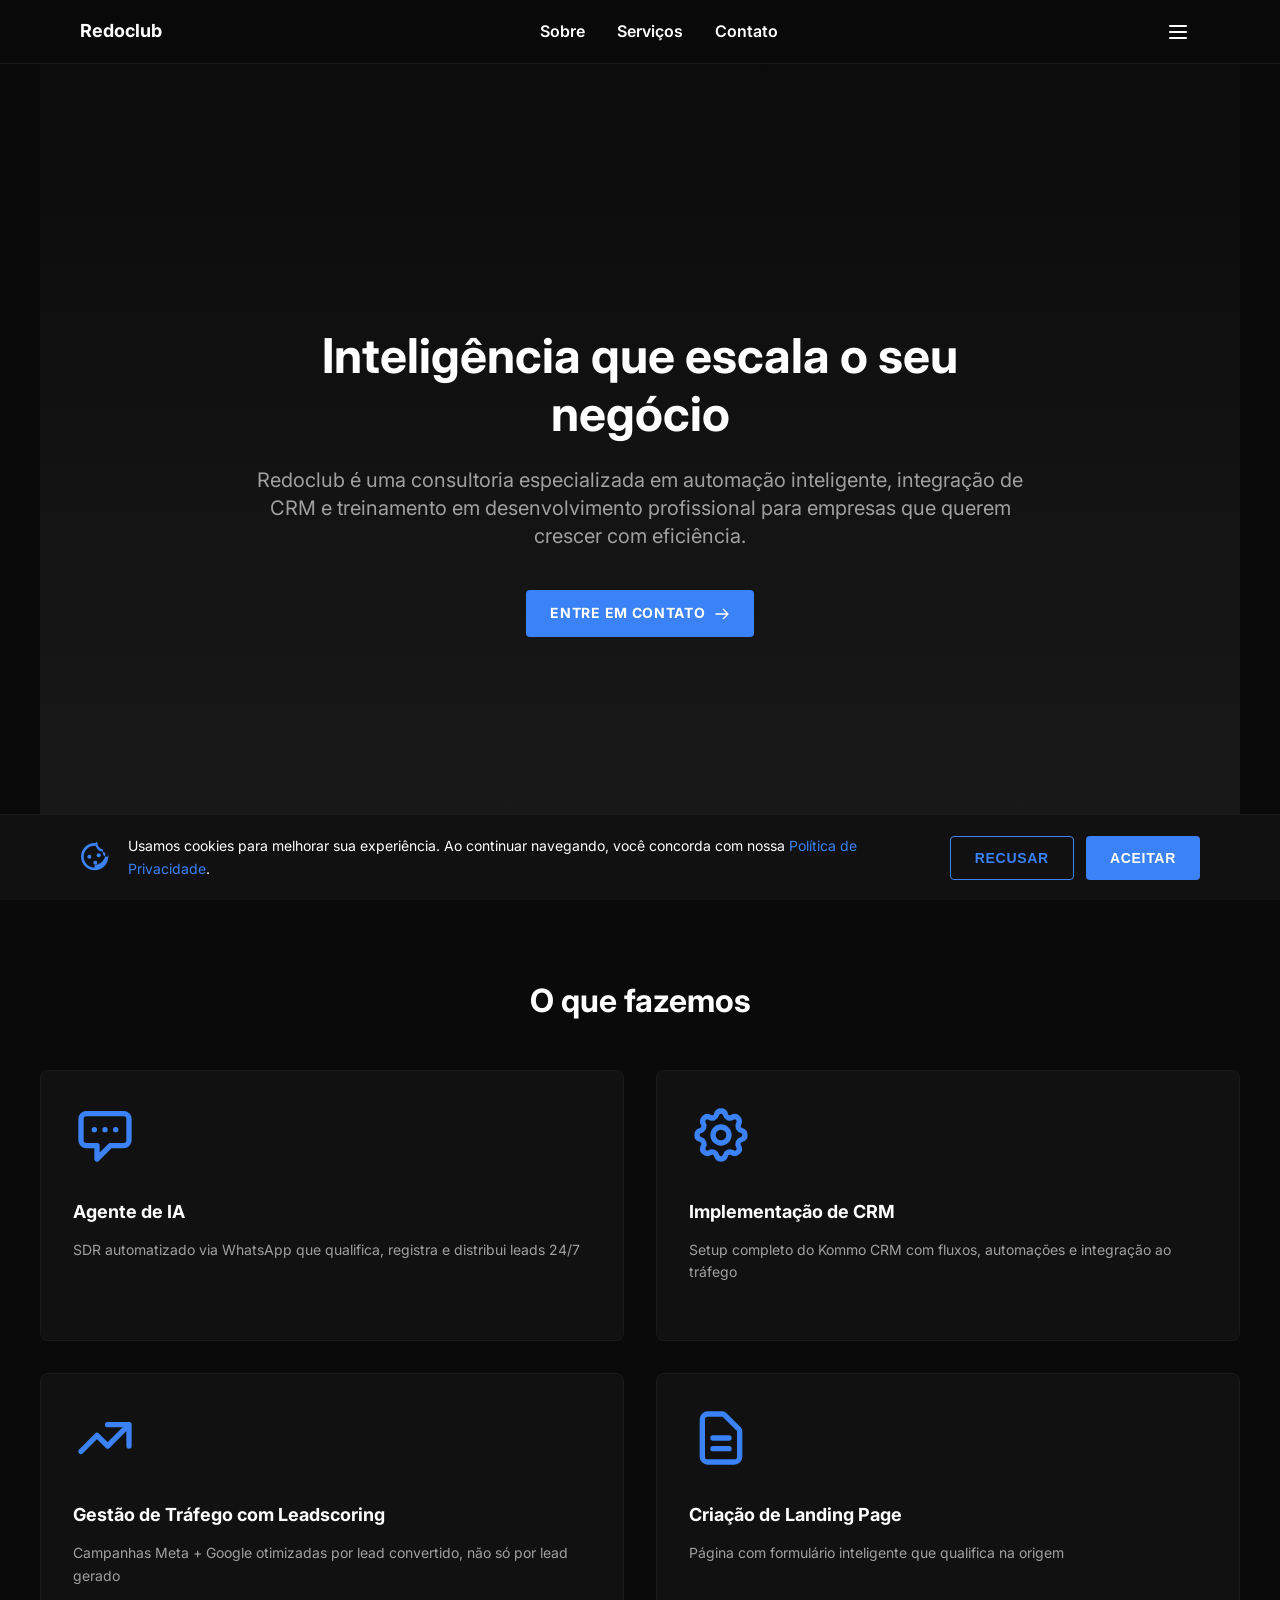
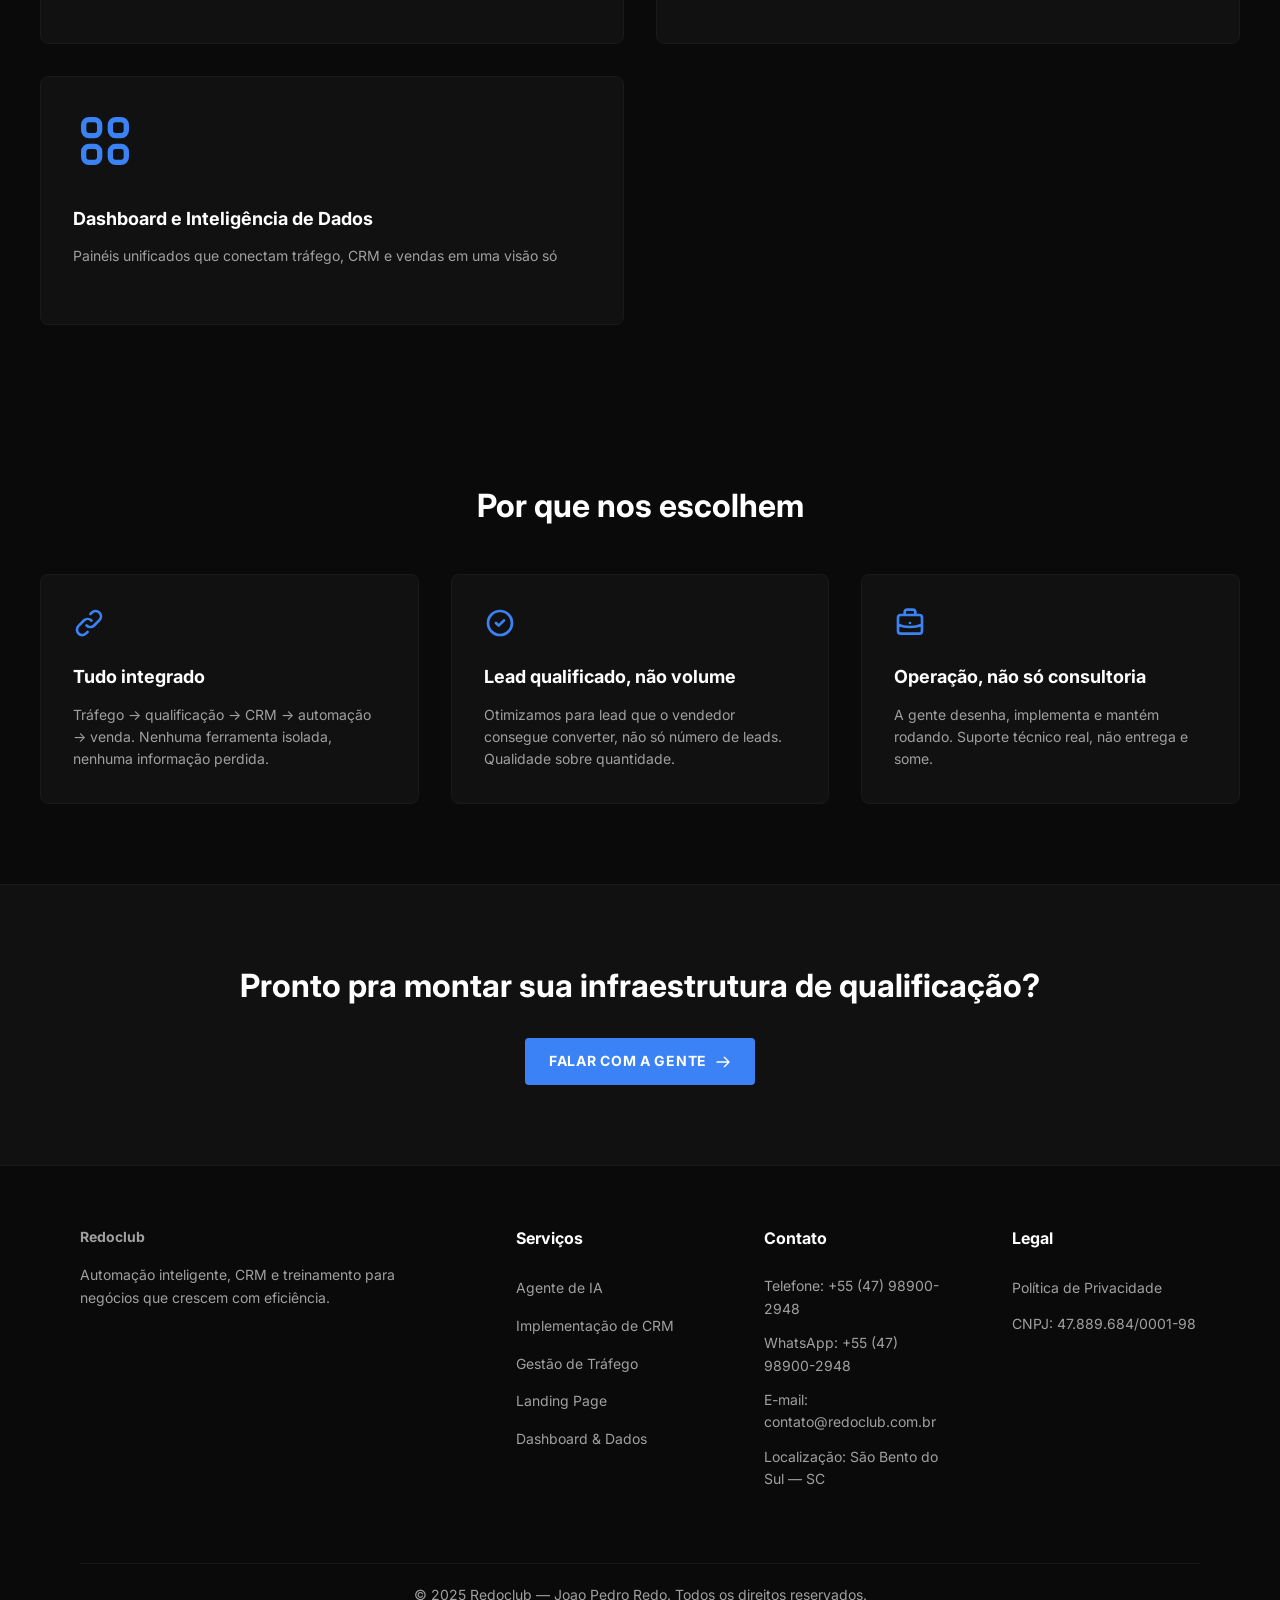
<file: index.html>
<!DOCTYPE html>
<html lang="pt-BR">
<head>
  <meta charset="UTF-8">
  <meta name="viewport" content="width=device-width, initial-scale=1.0">
  <title>Consultoria em automação, CRM e treinamento | Redoclub</title>
  <meta name="description" content="Redoclub é uma consultoria especializada em automação inteligente, integração de CRM e treinamento em desenvolvimento profissional para empresas que querem crescer com eficiência.">
  <link rel="stylesheet" href="/styles.css">
</head>
<body>

  <header>
    <div class="container nav-container">
      <a href="/" class="logo" aria-label="Página inicial da Redoclub">Redoclub</a>
      
      <nav class="nav-desktop" aria-label="Navegação principal desktop">
        <a href="/#sobre" class="nav-link">Sobre</a>
        <div class="dropdown">
          <a href="/#servicos" class="nav-link" aria-haspopup="true">Serviços</a>
          <div class="dropdown-content" aria-label="Menu de serviços">
            <a href="/servicos/agente-de-ia/" class="dropdown-item">Agente de IA</a>
            <a href="/servicos/implementacao-de-crm/" class="dropdown-item">Implementação de CRM</a>
            <a href="/servicos/gestao-de-trafego/" class="dropdown-item">Gestão de Tráfego</a>
            <a href="/servicos/landing-page/" class="dropdown-item">Landing Page</a>
            <a href="/servicos/dashboard-dados/" class="dropdown-item">Dashboard & Dados</a>
          </div>
        </div>
        <a href="/contato/" class="nav-link">Contato</a>
      </nav>

      <button class="burger-menu" id="burger-btn" aria-label="Abrir menu mobile" aria-expanded="false" aria-controls="mobile-menu">
        <svg fill="none" stroke="currentColor" viewBox="0 0 24 24" width="24" height="24" aria-hidden="true"><path stroke-linecap="round" stroke-linejoin="round" stroke-width="2" d="M4 6h16M4 12h16M4 18h16"></path></svg>
      </button>
    </div>
  </header>

  <nav class="nav-mobile-overlay" id="mobile-menu" aria-label="Navegação principal mobile">
    <a href="/#sobre" class="nav-mobile-link">Sobre</a>
    <button class="nav-mobile-link" id="mobile-servicos-toggle" aria-expanded="false" style="background:none; border:none; width:100%; text-align:left; border-bottom: 1px solid rgba(255,255,255,0.05);">
      Serviços <span class="icon" aria-hidden="true">+</span>
    </button>
    <div class="mobile-submenu" id="mobile-submenu">
      <a href="/servicos/agente-de-ia/" class="nav-mobile-sublink">Agente de IA</a>
      <a href="/servicos/implementacao-de-crm/" class="nav-mobile-sublink">Implementação de CRM</a>
      <a href="/servicos/gestao-de-trafego/" class="nav-mobile-sublink">Gestão de Tráfego</a>
      <a href="/servicos/landing-page/" class="nav-mobile-sublink">Landing Page</a>
      <a href="/servicos/dashboard-dados/" class="nav-mobile-sublink">Dashboard & Dados</a>
    </div>
    <a href="/contato/" class="nav-mobile-link">Contato</a>
  </nav>

  <main>
    <!-- HERO -->
    <section class="hero container">
      <div class="hero-content">
        <h1 class="hero-title">Inteligência que escala o seu negócio</h1>
        <p class="subtitle">Redoclub é uma consultoria especializada em automação inteligente, integração de CRM e treinamento em desenvolvimento profissional para empresas que querem crescer com eficiência.</p>
        <a href="/contato/" class="btn btn-primary">Entre em contato <svg fill="none" stroke="currentColor" viewBox="0 0 24 24" width="16" height="16" aria-hidden="true" style="display:inline;"><path stroke-linecap="round" stroke-linejoin="round" stroke-width="2" d="M14 5l7 7m0 0l-7 7m7-7H3"></path></svg></a>
      </div>
    </section>

    <!-- SERVIÇOS -->
    <section id="servicos" class="container section-spacing">
      <h2 class="section-title" style="text-align: center; margin-bottom: 48px;">O que fazemos</h2>
      
      <div class="grid-services">
        <a href="/servicos/agente-de-ia/" class="card card-interactive" aria-label="Ver detalhes de Agente de IA">
          <div class="card-icon" aria-hidden="true">
            <svg fill="none" stroke="currentColor" viewBox="0 0 24 24" width="64" height="64"><path stroke-linecap="round" stroke-linejoin="round" stroke-width="2" d="M8 10h.01M12 10h.01M16 10h.01M9 16H5a2 2 0 01-2-2V6a2 2 0 012-2h14a2 2 0 012 2v8a2 2 0 01-2 2h-5l-5 5v-5z"></path></svg>
          </div>
          <h3 class="card-title">Agente de IA</h3>
          <p class="small-text">SDR automatizado via WhatsApp que qualifica, registra e distribui leads 24/7</p>
        </a>
        
        <a href="/servicos/implementacao-de-crm/" class="card card-interactive" aria-label="Ver detalhes de Implementação de CRM">
          <div class="card-icon" aria-hidden="true">
            <svg fill="none" stroke="currentColor" viewBox="0 0 24 24" width="64" height="64"><path stroke-linecap="round" stroke-linejoin="round" stroke-width="2" d="M10.325 4.317c.426-1.756 2.924-1.756 3.35 0a1.724 1.724 0 002.573 1.066c1.543-.94 3.31.826 2.37 2.37a1.724 1.724 0 001.065 2.572c1.756.426 1.756 2.924 0 3.35a1.724 1.724 0 00-1.066 2.573c.94 1.543-.826 3.31-2.37 2.37a1.724 1.724 0 00-2.572 1.065c-.426 1.756-2.924 1.756-3.35 0a1.724 1.724 0 00-2.573-1.066c-1.543.94-3.31-.826-2.37-2.37a1.724 1.724 0 00-1.065-2.572c-1.756-.426-1.756-2.924 0-3.35a1.724 1.724 0 001.066-2.573c-.94-1.543.826-3.31 2.37-2.37.996.608 2.296.07 2.572-1.065z"></path><path stroke-linecap="round" stroke-linejoin="round" stroke-width="2" d="M15 12a3 3 0 11-6 0 3 3 0 016 0z"></path></svg>
          </div>
          <h3 class="card-title">Implementação de CRM</h3>
          <p class="small-text">Setup completo do Kommo CRM com fluxos, automações e integração ao tráfego</p>
        </a>
        
        <a href="/servicos/gestao-de-trafego/" class="card card-interactive" aria-label="Ver detalhes de Gestão de Tráfego com Leadscoring">
          <div class="card-icon" aria-hidden="true">
            <svg fill="none" stroke="currentColor" viewBox="0 0 24 24" width="64" height="64"><path stroke-linecap="round" stroke-linejoin="round" stroke-width="2" d="M13 7h8m0 0v8m0-8l-8 8-4-4-6 6"></path></svg>
          </div>
          <h3 class="card-title">Gestão de Tráfego com Leadscoring</h3>
          <p class="small-text">Campanhas Meta + Google otimizadas por lead convertido, não só por lead gerado</p>
        </a>
        
        <a href="/servicos/landing-page/" class="card card-interactive" aria-label="Ver detalhes de Criação de Landing Page">
          <div class="card-icon" aria-hidden="true">
            <svg fill="none" stroke="currentColor" viewBox="0 0 24 24" width="64" height="64"><path stroke-linecap="round" stroke-linejoin="round" stroke-width="2" d="M9 12h6m-6 4h6m2 5H7a2 2 0 01-2-2V5a2 2 0 012-2h5.586a1 1 0 01.707.293l5.414 5.414a1 1 0 01.293.707V19a2 2 0 01-2 2z"></path></svg>
          </div>
          <h3 class="card-title">Criação de Landing Page</h3>
          <p class="small-text">Página com formulário inteligente que qualifica na origem</p>
        </a>
        
        <a href="/servicos/dashboard-dados/" class="card card-interactive" aria-label="Ver detalhes de Dashboard e Inteligência de Dados">
          <div class="card-icon" aria-hidden="true">
            <svg fill="none" stroke="currentColor" viewBox="0 0 24 24" width="64" height="64"><path stroke-linecap="round" stroke-linejoin="round" stroke-width="2" d="M4 6a2 2 0 012-2h2a2 2 0 012 2v2a2 2 0 01-2 2H6a2 2 0 01-2-2V6zM14 6a2 2 0 012-2h2a2 2 0 012 2v2a2 2 0 01-2 2h-2a2 2 0 01-2-2V6zM4 16a2 2 0 012-2h2a2 2 0 012 2v2a2 2 0 01-2 2H6a2 2 0 01-2-2v-2zM14 16a2 2 0 012-2h2a2 2 0 012 2v2a2 2 0 01-2 2h-2a2 2 0 01-2-2v-2z"></path></svg>
          </div>
          <h3 class="card-title">Dashboard e Inteligência de Dados</h3>
          <p class="small-text">Painéis unificados que conectam tráfego, CRM e vendas em uma visão só</p>
        </a>
      </div>
    </section>

    <!-- DIFERENCIAIS -->
    <section id="sobre" class="container section-spacing">
      <h2 class="section-title" style="text-align: center; margin-bottom: 48px;">Por que nos escolhem</h2>
      
      <div class="grid-differentials">
        <div class="card">
          <div class="card-icon-small" aria-hidden="true">
            <svg fill="none" stroke="currentColor" viewBox="0 0 24 24" width="32" height="32"><path stroke-linecap="round" stroke-linejoin="round" stroke-width="2" d="M13.828 10.172a4 4 0 00-5.656 0l-4 4a4 4 0 105.656 5.656l1.102-1.101m-.758-4.899a4 4 0 005.656 0l4-4a4 4 0 00-5.656-5.656l-1.1 1.1"></path></svg>
          </div>
          <h3 class="card-title">Tudo integrado</h3>
          <p class="small-text" style="margin-bottom: 0;">Tráfego &rarr; qualificação &rarr; CRM &rarr; automação &rarr; venda. Nenhuma ferramenta isolada, nenhuma informação perdida.</p>
        </div>
        
        <div class="card">
          <div class="card-icon-small" aria-hidden="true">
            <svg fill="none" stroke="currentColor" viewBox="0 0 24 24" width="32" height="32"><path stroke-linecap="round" stroke-linejoin="round" stroke-width="2" d="M9 12l2 2 4-4m6 2a9 9 0 11-18 0 9 9 0 0118 0z"></path></svg>
          </div>
          <h3 class="card-title">Lead qualificado, não volume</h3>
          <p class="small-text" style="margin-bottom: 0;">Otimizamos para lead que o vendedor consegue converter, não só número de leads. Qualidade sobre quantidade.</p>
        </div>

        <div class="card">
          <div class="card-icon-small" aria-hidden="true">
            <svg fill="none" stroke="currentColor" viewBox="0 0 24 24" width="32" height="32"><path stroke-linecap="round" stroke-linejoin="round" stroke-width="2" d="M21 13.255A23.931 23.931 0 0112 15c-3.183 0-6.22-.62-9-1.745M16 6V4a2 2 0 00-2-2h-4a2 2 0 00-2 2v2m4 6h.01M5 20h14a2 2 0 002-2V8a2 2 0 00-2-2H5a2 2 0 00-2 2v10a2 2 0 002 2z"></path></svg>
          </div>
          <h3 class="card-title">Operação, não só consultoria</h3>
          <p class="small-text" style="margin-bottom: 0;">A gente desenha, implementa e mantém rodando. Suporte técnico real, não entrega e some.</p>
        </div>
      </div>
    </section>

    <!-- CTA FINAL -->
    <section style="background: var(--bg-card); border-top: 1px solid var(--border);">
      <div class="container section-spacing" style="text-align: center;">
        <h2 class="section-title" style="margin-bottom: 32px;">Pronto pra montar sua infraestrutura de qualificação?</h2>
        <a href="/contato/" class="btn btn-primary">Falar com a gente <svg fill="none" stroke="currentColor" viewBox="0 0 24 24" width="16" height="16" aria-hidden="true" style="display:inline;"><path stroke-linecap="round" stroke-linejoin="round" stroke-width="2" d="M14 5l7 7m0 0l-7 7m7-7H3"></path></svg></a>
      </div>
    </section>
  </main>

  <footer>
    <div class="container footer-grid">
      <div class="footer-col" style="grid-column: span 1;">
        <a href="/" class="footer-logo">Redoclub</a>
        <p>Automação inteligente, CRM e treinamento para negócios que crescem com eficiência.</p>
      </div>
      
      <div class="footer-col">
        <h4>Serviços</h4>
        <ul>
          <li><a href="/servicos/agente-de-ia/">Agente de IA</a></li>
          <li><a href="/servicos/implementacao-de-crm/">Implementação de CRM</a></li>
          <li><a href="/servicos/gestao-de-trafego/">Gestão de Tráfego</a></li>
          <li><a href="/servicos/landing-page/">Landing Page</a></li>
          <li><a href="/servicos/dashboard-dados/">Dashboard & Dados</a></li>
        </ul>
      </div>
      
      <div class="footer-col">
        <h4>Contato</h4>
        <ul>
          <li><p>Telefone: +55 (47) 98900-2948</p></li>
          <li><p>WhatsApp: <a href="https://wa.me/5547989002948" target="_blank">+55 (47) 98900-2948</a></p></li>
          <li><p>E-mail: <a href="mailto:contato@redoclub.com.br">contato@redoclub.com.br</a></p></li>
          <li><p>Localização: São Bento do Sul &mdash; SC</p></li>
        </ul>
      </div>

      <div class="footer-col">
        <h4>Legal</h4>
        <ul>
          <li><a href="/privacidade/">Política de Privacidade</a></li>
          <li><p>CNPJ: 47.889.684/0001-98</p></li>
        </ul>
      </div>
    </div>
    <div class="container">
      <div class="footer-bottom">
        <p class="small-text">&copy; 2025 Redoclub &mdash; Joao Pedro Redo. Todos os direitos reservados.</p>
      </div>
    </div>
  </footer>

  <div id="cookie-banner" class="cookie-banner" role="alert" aria-live="polite">
    <div class="container cookie-content">
      <div class="cookie-text">
        <svg fill="currentColor" viewBox="0 0 24 24" width="32" height="32" aria-hidden="true" style="color: var(--accent); flex-shrink:0;"><path d="M21.598 11.064a1.006 1.006 0 00-.854-.172A2.938 2.938 0 0120 11c-1.654 0-3-1.346-3-3 0-.456.103-.892.296-1.284a1.008 1.008 0 00-.636-1.353 4.966 4.966 0 01-3.6-4.52 1.002 1.002 0 00-.834-.975C11.83.82 11.417.8 11 .8 5.383.8.8 5.383.8 11s4.583 10.2 10.2 10.2c5.617 0 10.2-4.583 10.2-10.2a10.024 10.024 0 00.398-3.048zM11 19.2C6.486 19.2 2.8 15.514 2.8 11S6.486 2.8 11 2.8c.243 0 .487.014.726.042A6.974 6.974 0 0015 7c1.472 0 2.827.466 3.938 1.258.041.242.062.488.062.742 0 4.514-3.686 8.2-8 8.2z"/><circle cx="7" cy="11" r="1.5"/><circle cx="11.5" cy="15.5" r="1.5"/><circle cx="14" cy="10" r="1.5"/></svg>
        <p>Usamos cookies para melhorar sua experiência. Ao continuar navegando, você concorda com nossa <a href="/privacidade/">Política de Privacidade</a>.</p>
      </div>
      <div class="cookie-actions">
        <button id="cookie-decline" class="btn btn-secondary">Recusar</button>
        <button id="cookie-accept" class="btn btn-primary">Aceitar</button>
      </div>
    </div>
  </div>

  <script src="/script.js"></script>
</body>
</html>
</file>
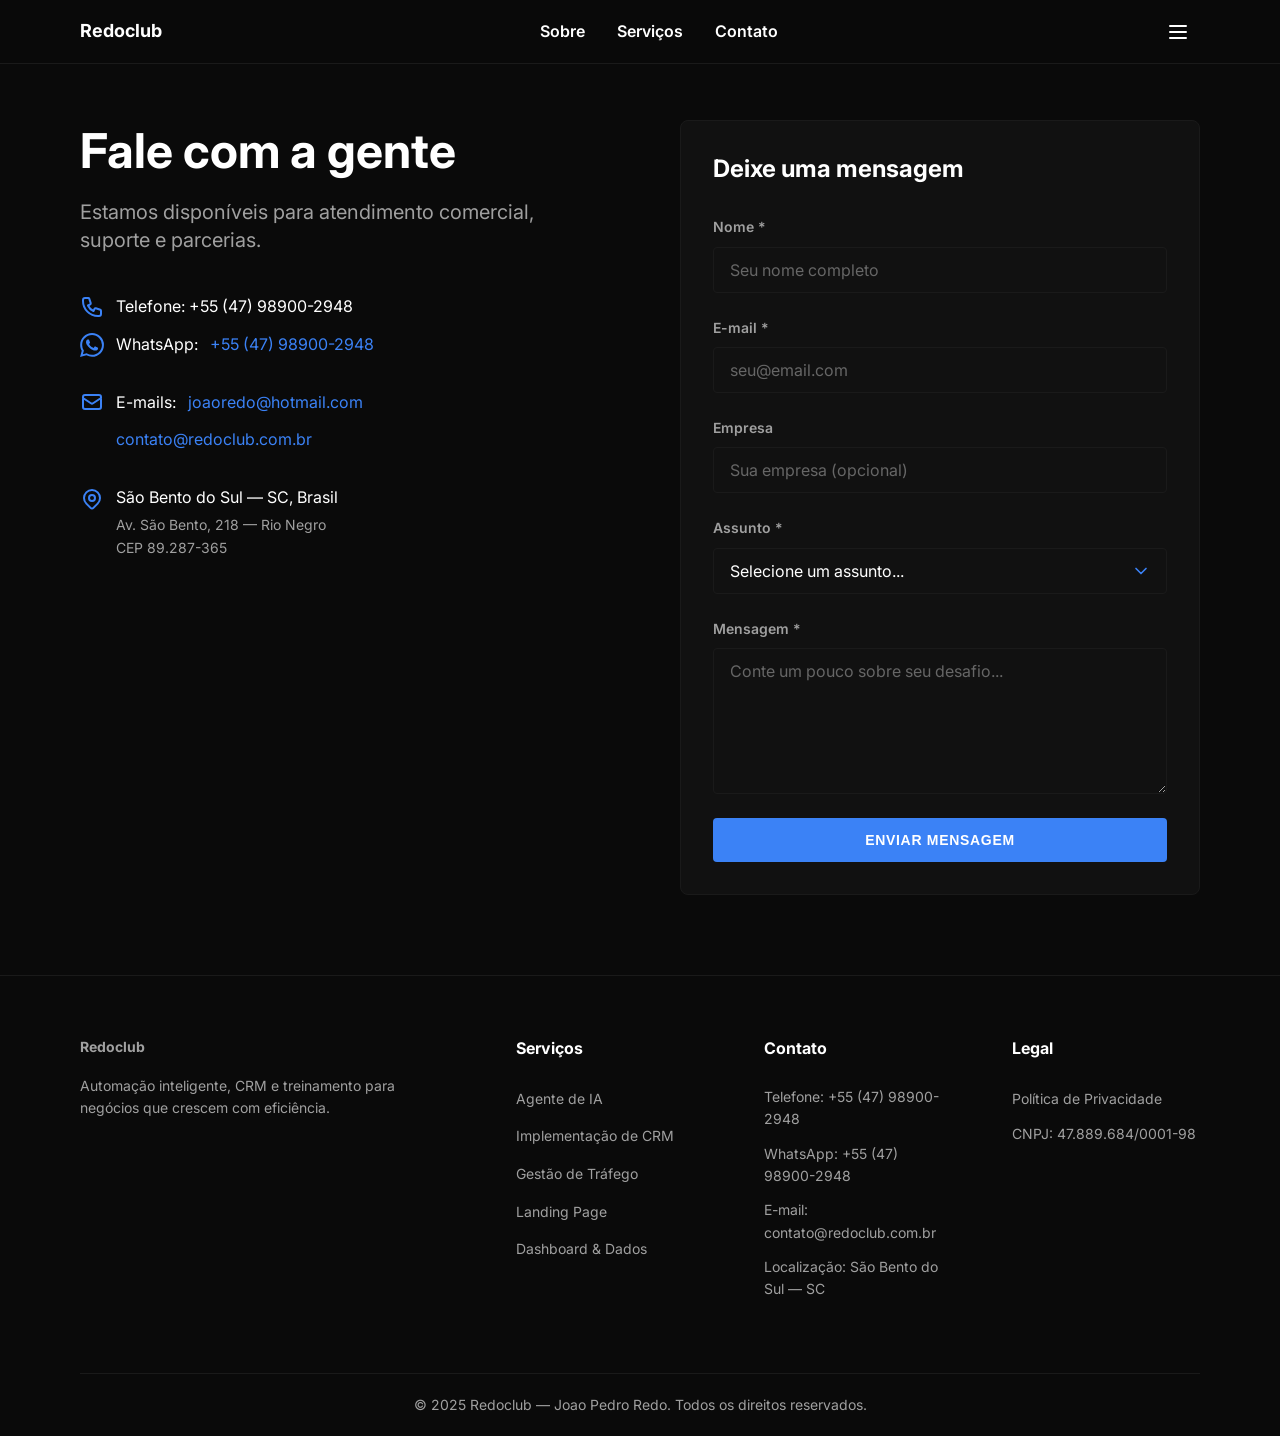
<file: contato/index.html>
<!DOCTYPE html>
<html lang="pt-BR">
<head>
  <meta charset="UTF-8">
  <meta name="viewport" content="width=device-width, initial-scale=1.0">
  <title>Contato | Redoclub</title>
  <meta name="description" content="Entre em contato com a Redoclub">
  <link rel="stylesheet" href="/styles.css">
</head>
<body>
  <header>
    <div class="container nav-container">
      <a href="/" class="logo" aria-label="Página inicial da Redoclub">Redoclub</a>
      <nav class="nav-desktop" aria-label="Navegação principal desktop">
        <a href="/#sobre" class="nav-link">Sobre</a>
        <div class="dropdown">
          <a href="/#servicos" class="nav-link" aria-haspopup="true">Serviços</a>
          <div class="dropdown-content" aria-label="Menu de serviços">
            <a href="/servicos/agente-de-ia/" class="dropdown-item">Agente de IA</a>
            <a href="/servicos/implementacao-de-crm/" class="dropdown-item">Implementação de CRM</a>
            <a href="/servicos/gestao-de-trafego/" class="dropdown-item">Gestão de Tráfego</a>
            <a href="/servicos/landing-page/" class="dropdown-item">Landing Page</a>
            <a href="/servicos/dashboard-dados/" class="dropdown-item">Dashboard & Dados</a>
          </div>
        </div>
        <a href="/contato/" class="nav-link">Contato</a>
      </nav>
      <button class="burger-menu" id="burger-btn" aria-label="Abrir menu mobile" aria-expanded="false" aria-controls="mobile-menu">
        <svg fill="none" stroke="currentColor" viewBox="0 0 24 24" width="24" height="24" aria-hidden="true"><path stroke-linecap="round" stroke-linejoin="round" stroke-width="2" d="M4 6h16M4 12h16M4 18h16"></path></svg>
      </button>
    </div>
  </header>

  <nav class="nav-mobile-overlay" id="mobile-menu" aria-label="Navegação principal mobile">
    <a href="/#sobre" class="nav-mobile-link">Sobre</a>
    <button class="nav-mobile-link" id="mobile-servicos-toggle" aria-expanded="false" style="background:none; border:none; width:100%; text-align:left; border-bottom: 1px solid rgba(255,255,255,0.05);">
      Serviços <span class="icon" aria-hidden="true">+</span>
    </button>
    <div class="mobile-submenu" id="mobile-submenu">
      <a href="/servicos/agente-de-ia/" class="nav-mobile-sublink">Agente de IA</a>
      <a href="/servicos/implementacao-de-crm/" class="nav-mobile-sublink">Implementação de CRM</a>
      <a href="/servicos/gestao-de-trafego/" class="nav-mobile-sublink">Gestão de Tráfego</a>
      <a href="/servicos/landing-page/" class="nav-mobile-sublink">Landing Page</a>
      <a href="/servicos/dashboard-dados/" class="nav-mobile-sublink">Dashboard & Dados</a>
    </div>
    <a href="/contato/" class="nav-mobile-link">Contato</a>
  </nav>

  <main>
    <section class="section-spacing" style="padding-top: 120px;">
      <div class="container">
        <div style="display: grid; grid-template-columns: 1fr 1fr; gap: 80px;" id="contact-grid">
          
          <div class="contact-info">
            <h1 class="section-title" style="font-size: 48px; margin-bottom: 16px;">Fale com a gente</h1>
            <p class="subtitle" style="margin-bottom: 40px;">Estamos disponíveis para atendimento comercial, suporte e parcerias.</p>
            
            <div style="margin-bottom: 32px;">
              <p class="body-text" style="display: flex; align-items: center; gap: 12px; margin-bottom: 12px;">
                <svg fill="none" stroke="var(--accent)" viewBox="0 0 24 24" width="24" height="24" aria-hidden="true"><path stroke-linecap="round" stroke-linejoin="round" stroke-width="2" d="M3 5a2 2 0 012-2h3.28a1 1 0 01.948.684l1.498 4.493a1 1 0 01-.502 1.21l-2.257 1.13a11.042 11.042 0 005.516 5.516l1.13-2.257a1 1 0 011.21-.502l4.493 1.498a1 1 0 01.684.949V19a2 2 0 01-2 2h-1C9.716 21 3 14.284 3 6V5z"></path></svg>
                Telefone: +55 (47) 98900-2948
              </p>
              <p class="body-text" style="display: flex; align-items: center; gap: 12px;">
                <svg viewBox="0 0 24 24" fill="var(--accent)" width="24" height="24" aria-hidden="true"><path d="M17.472 14.382c-.297-.149-1.758-.867-2.03-.967-.273-.099-.471-.148-.67.15-.197.297-.767.966-.94 1.164-.173.199-.347.223-.644.075-.297-.15-1.255-.463-2.39-1.475-.883-.788-1.48-1.761-1.653-2.059-.173-.297-.018-.458.13-.606.134-.133.298-.347.446-.52.149-.174.198-.298.298-.497.099-.198.05-.371-.025-.52-.075-.149-.669-1.612-.916-2.207-.242-.579-.487-.5-.669-.51a12.8 12.8 0 00-.57-.01c-.198 0-.52.074-.792.372-.272.297-1.04 1.016-1.04 2.479 0 1.462 1.065 2.875 1.213 3.074.149.198 2.096 3.2 5.077 4.487.709.306 1.262.489 1.694.625.712.227 1.36.195 1.871.118.571-.085 1.758-.719 2.006-1.413.248-.694.248-1.289.173-1.413-.074-.124-.272-.198-.57-.347m-5.421 7.403h-.004a9.87 9.87 0 01-5.031-1.378l-.361-.214-3.741.982.998-3.648-.235-.374a9.86 9.86 0 01-1.51-5.26c.001-5.45 4.436-9.884 9.888-9.884 2.64 0 5.122 1.03 6.988 2.898a9.825 9.825 0 012.893 6.994c-.003 5.45-4.437 9.884-9.885 9.884m8.413-18.297A11.815 11.815 0 0012.05 0C5.495 0 .16 5.335.157 11.892c0 2.096.547 4.142 1.588 5.945L.057 24l6.305-1.654a11.882 11.882 0 005.683 1.448h.005c6.554 0 11.89-5.335 11.893-11.893a11.821 11.821 0 00-3.48-8.413z"/></svg>
                WhatsApp: <a href="https://wa.me/5547989002948" target="_blank">+55 (47) 98900-2948</a>
              </p>
            </div>

            <div style="margin-bottom: 32px;">
              <p class="body-text" style="display: flex; align-items: center; gap: 12px; margin-bottom: 12px;">
                <svg fill="none" stroke="var(--accent)" viewBox="0 0 24 24" width="24" height="24" aria-hidden="true"><path stroke-linecap="round" stroke-linejoin="round" stroke-width="2" d="M3 8l7.89 5.26a2 2 0 002.22 0L21 8M5 19h14a2 2 0 002-2V7a2 2 0 00-2-2H5a2 2 0 00-2 2v10a2 2 0 002 2z"></path></svg>
                E-mails: <a href="mailto:joaoredo@hotmail.com">joaoredo@hotmail.com</a>
              </p>
              <p class="body-text" style="display: flex; align-items: center; gap: 12px;">
                <span style="width: 24px; display:inline-block;"></span>
                <a href="mailto:contato@redoclub.com.br">contato@redoclub.com.br</a>
              </p>
            </div>

            <div style="margin-bottom: 32px;">
              <p class="body-text" style="display: flex; align-items: flex-start; gap: 12px;">
                <svg fill="none" stroke="var(--accent)" viewBox="0 0 24 24" width="24" height="24" aria-hidden="true" style="margin-top:2px;"><path stroke-linecap="round" stroke-linejoin="round" stroke-width="2" d="M17.657 16.657L13.414 20.9a1.998 1.998 0 01-2.827 0l-4.243-4.243a8 8 0 1111.314 0z"></path><path stroke-linecap="round" stroke-linejoin="round" stroke-width="2" d="M15 11a3 3 0 11-6 0 3 3 0 016 0z"></path></svg>
                <span>
                  São Bento do Sul &mdash; SC, Brasil<br>
                  <span class="small-text" style="display:block; margin-top:4px;">Av. São Bento, 218 &mdash; Rio Negro<br>CEP 89.287-365</span>
                </span>
              </p>
            </div>
          </div>

          <div class="contact-form-container card">
            <h2 class="section-title" style="font-size: 24px; margin-bottom: 32px;">Deixe uma mensagem</h2>
            <form id="contact-form" novalidate>
              <div class="form-group">
                <label for="nome">Nome *</label>
                <input type="text" id="nome" class="form-control" placeholder="Seu nome completo" aria-describedby="nome-error" required minlength="3">
                <span id="nome-error" class="error-message" aria-live="polite"></span>
              </div>
              
              <div class="form-group">
                <label for="email">E-mail *</label>
                <input type="email" id="email" class="form-control" placeholder="seu@email.com" aria-describedby="email-error" required>
                <span id="email-error" class="error-message" aria-live="polite"></span>
              </div>
              
              <div class="form-group">
                <label for="empresa">Empresa</label>
                <input type="text" id="empresa" class="form-control" placeholder="Sua empresa (opcional)">
              </div>
              
              <div class="form-group">
                <label for="assunto">Assunto *</label>
                <div class="select-wrapper">
                  <select id="assunto" class="form-control" aria-describedby="assunto-error" required>
                    <option value="" disabled selected>Selecione um assunto...</option>
                    <option value="Agente de IA">Agente de IA</option>
                    <option value="Implementação de CRM">Implementação de CRM</option>
                    <option value="Gestão de Tráfego">Gestão de Tráfego</option>
                    <option value="Landing Page">Landing Page</option>
                    <option value="Dashboard e Dados">Dashboard e Dados</option>
                    <option value="Outro">Outro</option>
                  </select>
                </div>
                <span id="assunto-error" class="error-message" aria-live="polite"></span>
              </div>
              
              <div class="form-group">
                <label for="mensagem">Mensagem *</label>
                <textarea id="mensagem" class="form-control" placeholder="Conte um pouco sobre seu desafio..." aria-describedby="mensagem-error" rows="6" required minlength="10"></textarea>
                <span id="mensagem-error" class="error-message" aria-live="polite"></span>
              </div>
              
              <button type="submit" class="btn btn-primary" style="width: 100%;" id="submit-btn">
                <span class="spinner"></span>
                <span id="btn-text">Enviar mensagem</span>
              </button>
              <p id="form-feedback" class="small-text" style="display: none; margin-top: 16px; text-align: center; font-weight: bold;" aria-live="polite"></p>
            </form>
          </div>
          
        </div>
      </div>
    </section>
  </main>

  <footer>
    <div class="container footer-grid">
      <div class="footer-col" style="grid-column: span 1;">
        <a href="/" class="footer-logo">Redoclub</a>
        <p>Automação inteligente, CRM e treinamento para negócios que crescem com eficiência.</p>
      </div>
      
      <div class="footer-col">
        <h4>Serviços</h4>
        <ul>
          <li><a href="/servicos/agente-de-ia/">Agente de IA</a></li>
          <li><a href="/servicos/implementacao-de-crm/">Implementação de CRM</a></li>
          <li><a href="/servicos/gestao-de-trafego/">Gestão de Tráfego</a></li>
          <li><a href="/servicos/landing-page/">Landing Page</a></li>
          <li><a href="/servicos/dashboard-dados/">Dashboard & Dados</a></li>
        </ul>
      </div>
      
      <div class="footer-col">
        <h4>Contato</h4>
        <ul>
          <li><p>Telefone: +55 (47) 98900-2948</p></li>
          <li><p>WhatsApp: <a href="https://wa.me/5547989002948" target="_blank">+55 (47) 98900-2948</a></p></li>
          <li><p>E-mail: <a href="mailto:contato@redoclub.com.br">contato@redoclub.com.br</a></p></li>
          <li><p>Localização: São Bento do Sul &mdash; SC</p></li>
        </ul>
      </div>

      <div class="footer-col">
        <h4>Legal</h4>
        <ul>
          <li><a href="/privacidade/">Política de Privacidade</a></li>
          <li><p>CNPJ: 47.889.684/0001-98</p></li>
        </ul>
      </div>
    </div>
    <div class="container">
      <div class="footer-bottom">
        <p class="small-text">&copy; 2025 Redoclub &mdash; Joao Pedro Redo. Todos os direitos reservados.</p>
      </div>
    </div>
  </footer>
  
  <style>
    @media (max-width: 1024px) {
      #contact-grid {
        grid-template-columns: 1fr !important;
        gap: 40px !important;
      }
    }
  </style>
  <script src="/script.js"></script>
</body>
</html>
</file>
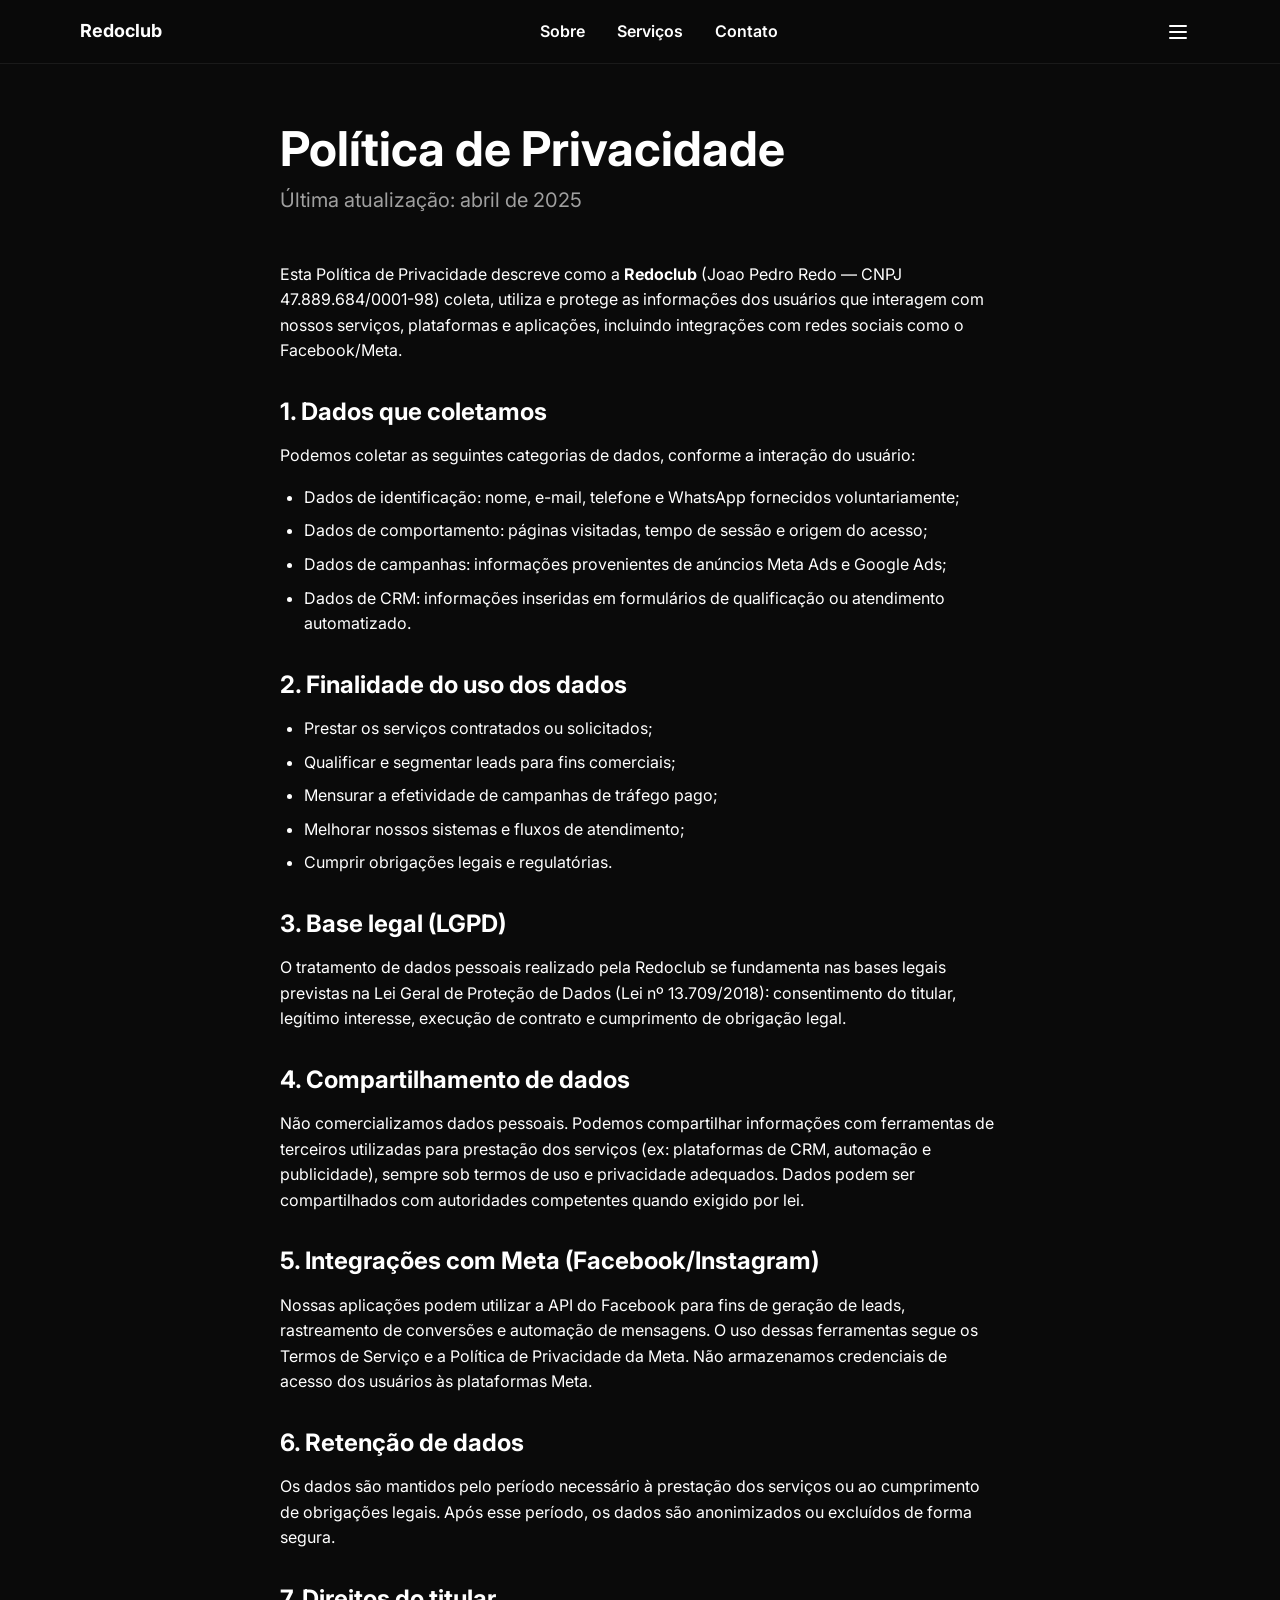
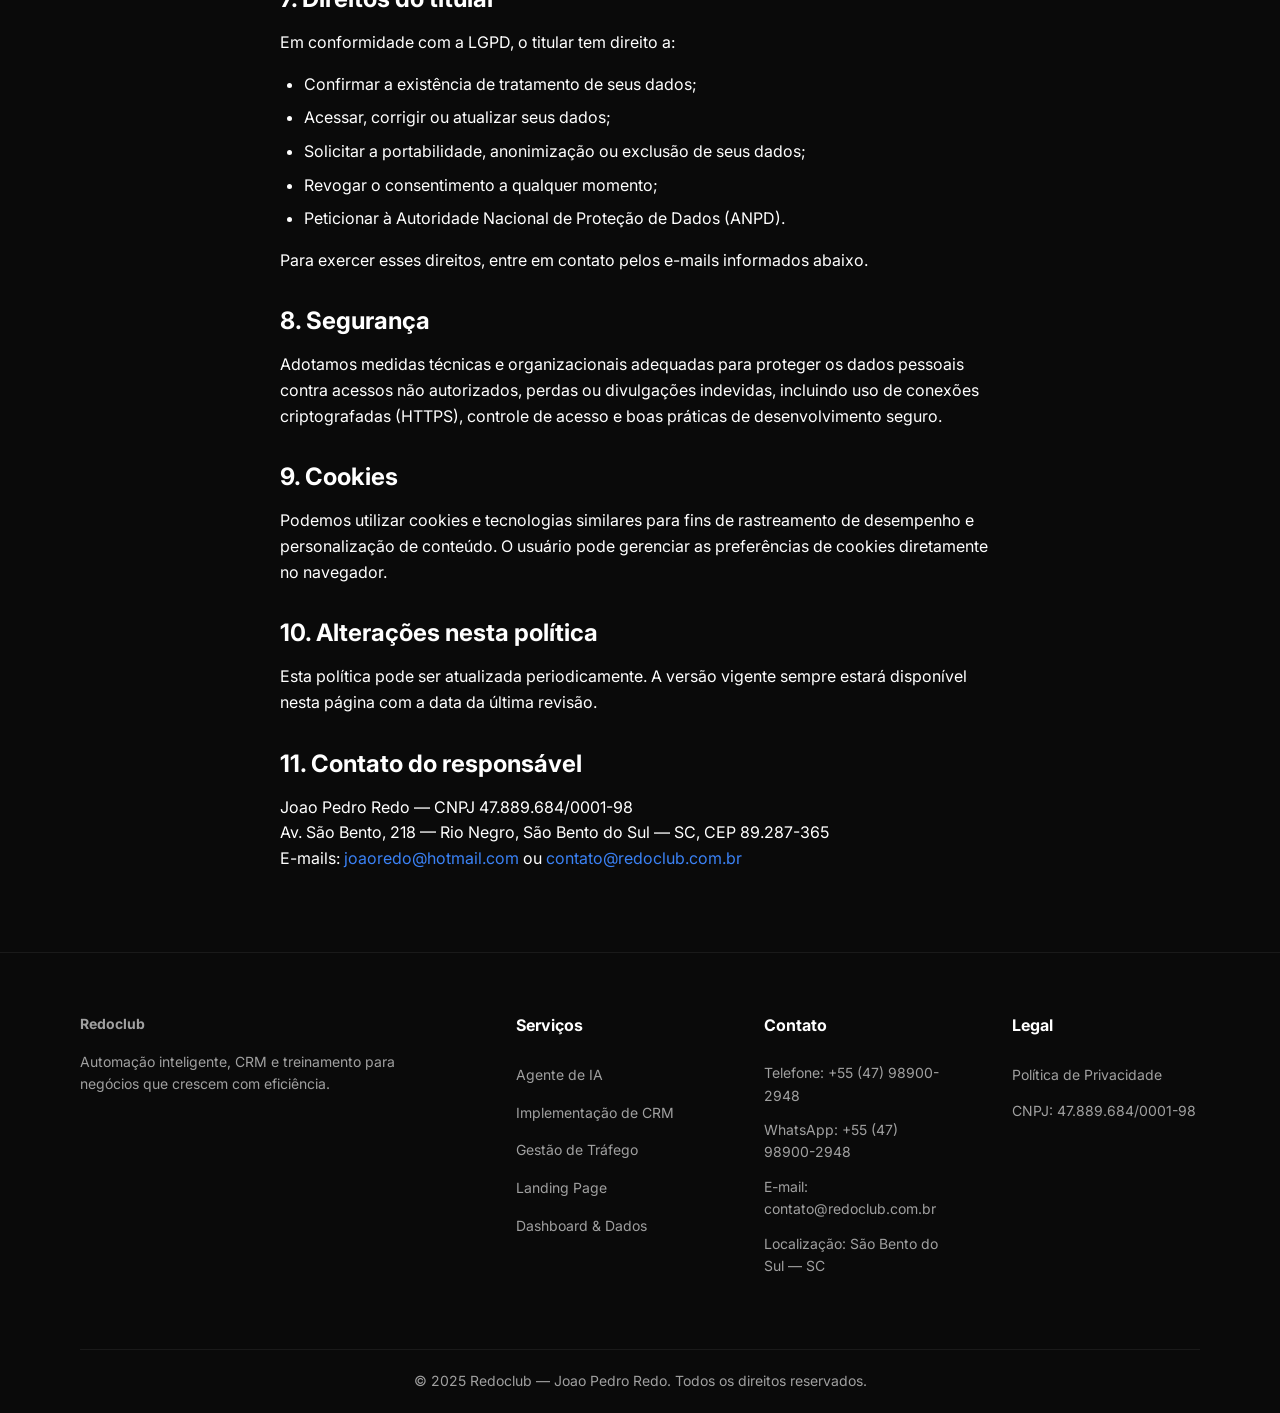
<file: privacidade/index.html>
<!DOCTYPE html>
<html lang="pt-BR">
<head>
  <meta charset="UTF-8">
  <meta name="viewport" content="width=device-width, initial-scale=1.0">
  <title>Política de Privacidade | Redoclub</title>
  <meta name="description" content="Política de privacidade da Redoclub">
  <link rel="stylesheet" href="/styles.css">
</head>
<body>
  <header>
    <div class="container nav-container">
      <a href="/" class="logo" aria-label="Página inicial da Redoclub">Redoclub</a>
      <nav class="nav-desktop" aria-label="Navegação principal desktop">
        <a href="/#sobre" class="nav-link">Sobre</a>
        <div class="dropdown">
          <a href="/#servicos" class="nav-link" aria-haspopup="true">Serviços</a>
          <div class="dropdown-content" aria-label="Menu de serviços">
            <a href="/servicos/agente-de-ia/" class="dropdown-item">Agente de IA</a>
            <a href="/servicos/implementacao-de-crm/" class="dropdown-item">Implementação de CRM</a>
            <a href="/servicos/gestao-de-trafego/" class="dropdown-item">Gestão de Tráfego</a>
            <a href="/servicos/landing-page/" class="dropdown-item">Landing Page</a>
            <a href="/servicos/dashboard-dados/" class="dropdown-item">Dashboard & Dados</a>
          </div>
        </div>
        <a href="/contato/" class="nav-link">Contato</a>
      </nav>
      <button class="burger-menu" id="burger-btn" aria-label="Abrir menu mobile" aria-expanded="false" aria-controls="mobile-menu">
        <svg fill="none" stroke="currentColor" viewBox="0 0 24 24" width="24" height="24" aria-hidden="true"><path stroke-linecap="round" stroke-linejoin="round" stroke-width="2" d="M4 6h16M4 12h16M4 18h16"></path></svg>
      </button>
    </div>
  </header>

  <nav class="nav-mobile-overlay" id="mobile-menu" aria-label="Navegação principal mobile">
    <a href="/#sobre" class="nav-mobile-link">Sobre</a>
    <button class="nav-mobile-link" id="mobile-servicos-toggle" aria-expanded="false" style="background:none; border:none; width:100%; text-align:left; border-bottom: 1px solid rgba(255,255,255,0.05);">
      Serviços <span class="icon" aria-hidden="true">+</span>
    </button>
    <div class="mobile-submenu" id="mobile-submenu">
      <a href="/servicos/agente-de-ia/" class="nav-mobile-sublink">Agente de IA</a>
      <a href="/servicos/implementacao-de-crm/" class="nav-mobile-sublink">Implementação de CRM</a>
      <a href="/servicos/gestao-de-trafego/" class="nav-mobile-sublink">Gestão de Tráfego</a>
      <a href="/servicos/landing-page/" class="nav-mobile-sublink">Landing Page</a>
      <a href="/servicos/dashboard-dados/" class="nav-mobile-sublink">Dashboard & Dados</a>
    </div>
    <a href="/contato/" class="nav-mobile-link">Contato</a>
  </nav>

  <main>
    <section class="section-spacing" style="padding-top: 120px;">
      <div class="container" style="max-width: 800px;">
        <h1 class="hero-title" style="margin-bottom: 8px;">Política de Privacidade</h1>
        <p class="subtitle" style="margin-bottom: 48px;">Última atualização: abril de 2025</p>

        <p class="body-text" style="margin-bottom: 32px;">Esta Política de Privacidade descreve como a <strong>Redoclub</strong> (Joao Pedro Redo &mdash; CNPJ 47.889.684/0001-98) coleta, utiliza e protege as informações dos usuários que interagem com nossos serviços, plataformas e aplicações, incluindo integrações com redes sociais como o Facebook/Meta.</p>

        <h2 class="section-title" style="font-size: 24px; margin-bottom: 16px;">1. Dados que coletamos</h2>
        <p class="body-text" style="margin-bottom: 16px;">Podemos coletar as seguintes categorias de dados, conforme a interação do usuário:</p>
        <ul class="body-text" style="padding-left: 24px; margin-bottom: 32px;">
          <li style="margin-bottom: 8px;">Dados de identificação: nome, e-mail, telefone e WhatsApp fornecidos voluntariamente;</li>
          <li style="margin-bottom: 8px;">Dados de comportamento: páginas visitadas, tempo de sessão e origem do acesso;</li>
          <li style="margin-bottom: 8px;">Dados de campanhas: informações provenientes de anúncios Meta Ads e Google Ads;</li>
          <li style="margin-bottom: 8px;">Dados de CRM: informações inseridas em formulários de qualificação ou atendimento automatizado.</li>
        </ul>

        <h2 class="section-title" style="font-size: 24px; margin-bottom: 16px;">2. Finalidade do uso dos dados</h2>
        <ul class="body-text" style="padding-left: 24px; margin-bottom: 32px;">
          <li style="margin-bottom: 8px;">Prestar os serviços contratados ou solicitados;</li>
          <li style="margin-bottom: 8px;">Qualificar e segmentar leads para fins comerciais;</li>
          <li style="margin-bottom: 8px;">Mensurar a efetividade de campanhas de tráfego pago;</li>
          <li style="margin-bottom: 8px;">Melhorar nossos sistemas e fluxos de atendimento;</li>
          <li style="margin-bottom: 8px;">Cumprir obrigações legais e regulatórias.</li>
        </ul>

        <h2 class="section-title" style="font-size: 24px; margin-bottom: 16px;">3. Base legal (LGPD)</h2>
        <p class="body-text" style="margin-bottom: 32px;">O tratamento de dados pessoais realizado pela Redoclub se fundamenta nas bases legais previstas na Lei Geral de Proteção de Dados (Lei nº 13.709/2018): consentimento do titular, legítimo interesse, execução de contrato e cumprimento de obrigação legal.</p>

        <h2 class="section-title" style="font-size: 24px; margin-bottom: 16px;">4. Compartilhamento de dados</h2>
        <p class="body-text" style="margin-bottom: 32px;">Não comercializamos dados pessoais. Podemos compartilhar informações com ferramentas de terceiros utilizadas para prestação dos serviços (ex: plataformas de CRM, automação e publicidade), sempre sob termos de uso e privacidade adequados. Dados podem ser compartilhados com autoridades competentes quando exigido por lei.</p>

        <h2 class="section-title" style="font-size: 24px; margin-bottom: 16px;">5. Integrações com Meta (Facebook/Instagram)</h2>
        <p class="body-text" style="margin-bottom: 32px;">Nossas aplicações podem utilizar a API do Facebook para fins de geração de leads, rastreamento de conversões e automação de mensagens. O uso dessas ferramentas segue os Termos de Serviço e a Política de Privacidade da Meta. Não armazenamos credenciais de acesso dos usuários às plataformas Meta.</p>

        <h2 class="section-title" style="font-size: 24px; margin-bottom: 16px;">6. Retenção de dados</h2>
        <p class="body-text" style="margin-bottom: 32px;">Os dados são mantidos pelo período necessário à prestação dos serviços ou ao cumprimento de obrigações legais. Após esse período, os dados são anonimizados ou excluídos de forma segura.</p>

        <h2 class="section-title" style="font-size: 24px; margin-bottom: 16px;">7. Direitos do titular</h2>
        <p class="body-text" style="margin-bottom: 16px;">Em conformidade com a LGPD, o titular tem direito a:</p>
        <ul class="body-text" style="padding-left: 24px; margin-bottom: 16px;">
          <li style="margin-bottom: 8px;">Confirmar a existência de tratamento de seus dados;</li>
          <li style="margin-bottom: 8px;">Acessar, corrigir ou atualizar seus dados;</li>
          <li style="margin-bottom: 8px;">Solicitar a portabilidade, anonimização ou exclusão de seus dados;</li>
          <li style="margin-bottom: 8px;">Revogar o consentimento a qualquer momento;</li>
          <li style="margin-bottom: 8px;">Peticionar à Autoridade Nacional de Proteção de Dados (ANPD).</li>
        </ul>
        <p class="body-text" style="margin-bottom: 32px;">Para exercer esses direitos, entre em contato pelos e-mails informados abaixo.</p>

        <h2 class="section-title" style="font-size: 24px; margin-bottom: 16px;">8. Segurança</h2>
        <p class="body-text" style="margin-bottom: 32px;">Adotamos medidas técnicas e organizacionais adequadas para proteger os dados pessoais contra acessos não autorizados, perdas ou divulgações indevidas, incluindo uso de conexões criptografadas (HTTPS), controle de acesso e boas práticas de desenvolvimento seguro.</p>

        <h2 class="section-title" style="font-size: 24px; margin-bottom: 16px;">9. Cookies</h2>
        <p class="body-text" style="margin-bottom: 32px;">Podemos utilizar cookies e tecnologias similares para fins de rastreamento de desempenho e personalização de conteúdo. O usuário pode gerenciar as preferências de cookies diretamente no navegador.</p>

        <h2 class="section-title" style="font-size: 24px; margin-bottom: 16px;">10. Alterações nesta política</h2>
        <p class="body-text" style="margin-bottom: 32px;">Esta política pode ser atualizada periodicamente. A versão vigente sempre estará disponível nesta página com a data da última revisão.</p>

        <h2 class="section-title" style="font-size: 24px; margin-bottom: 16px;">11. Contato do responsável</h2>
        <p class="body-text">Joao Pedro Redo &mdash; CNPJ 47.889.684/0001-98<br>Av. São Bento, 218 &mdash; Rio Negro, São Bento do Sul &mdash; SC, CEP 89.287-365<br>E-mails: <a href="mailto:joaoredo@hotmail.com">joaoredo@hotmail.com</a> ou <a href="mailto:contato@redoclub.com.br">contato@redoclub.com.br</a></p>

      </div>
    </section>
  </main>

  <footer>
    <div class="container footer-grid">
      <div class="footer-col" style="grid-column: span 1;">
        <a href="/" class="footer-logo">Redoclub</a>
        <p>Automação inteligente, CRM e treinamento para negócios que crescem com eficiência.</p>
      </div>
      
      <div class="footer-col">
        <h4>Serviços</h4>
        <ul>
          <li><a href="/servicos/agente-de-ia/">Agente de IA</a></li>
          <li><a href="/servicos/implementacao-de-crm/">Implementação de CRM</a></li>
          <li><a href="/servicos/gestao-de-trafego/">Gestão de Tráfego</a></li>
          <li><a href="/servicos/landing-page/">Landing Page</a></li>
          <li><a href="/servicos/dashboard-dados/">Dashboard & Dados</a></li>
        </ul>
      </div>
      
      <div class="footer-col">
        <h4>Contato</h4>
        <ul>
          <li><p>Telefone: +55 (47) 98900-2948</p></li>
          <li><p>WhatsApp: <a href="https://wa.me/5547989002948" target="_blank">+55 (47) 98900-2948</a></p></li>
          <li><p>E-mail: <a href="mailto:contato@redoclub.com.br">contato@redoclub.com.br</a></p></li>
          <li><p>Localização: São Bento do Sul &mdash; SC</p></li>
        </ul>
      </div>

      <div class="footer-col">
        <h4>Legal</h4>
        <ul>
          <li><a href="/privacidade/">Política de Privacidade</a></li>
          <li><p>CNPJ: 47.889.684/0001-98</p></li>
        </ul>
      </div>
    </div>
    <div class="container">
      <div class="footer-bottom">
        <p class="small-text">&copy; 2025 Redoclub &mdash; Joao Pedro Redo. Todos os direitos reservados.</p>
      </div>
    </div>
  </footer>
  <script src="/script.js"></script>
</body>
</html>
</file>
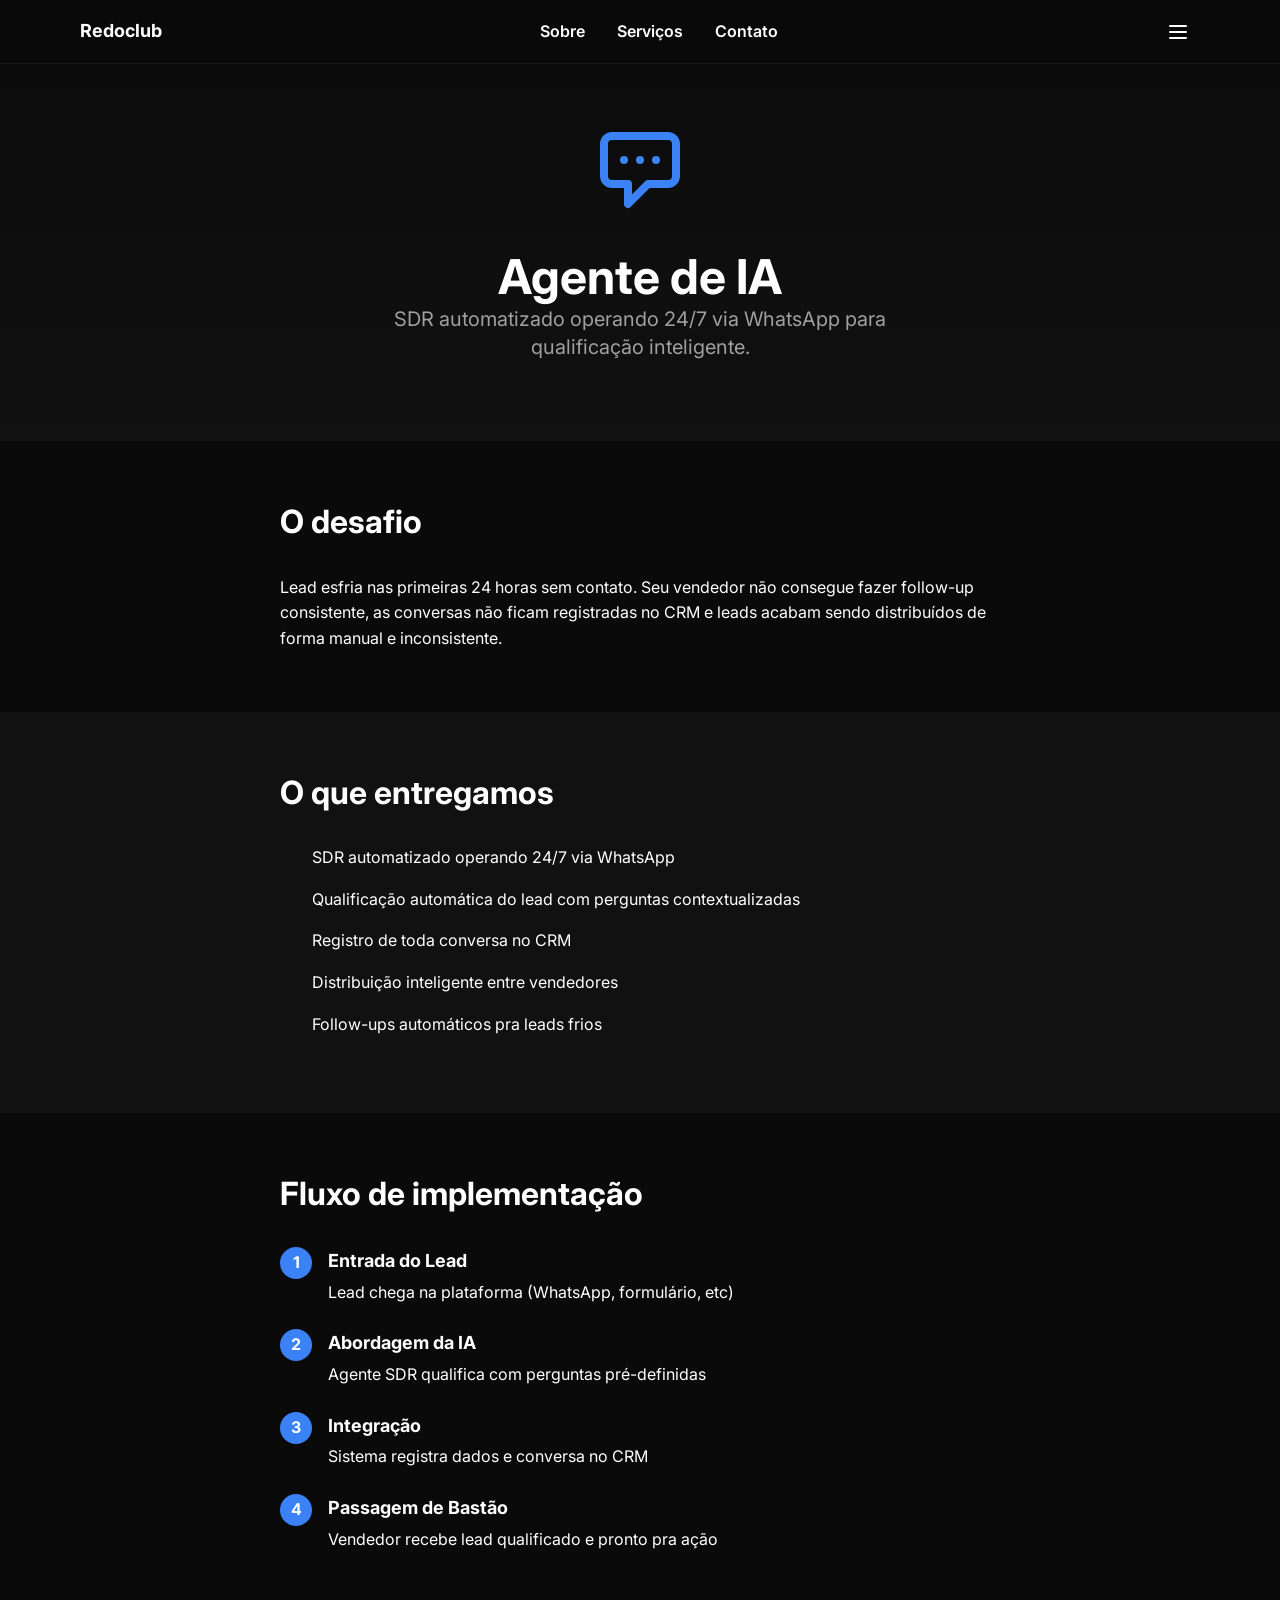
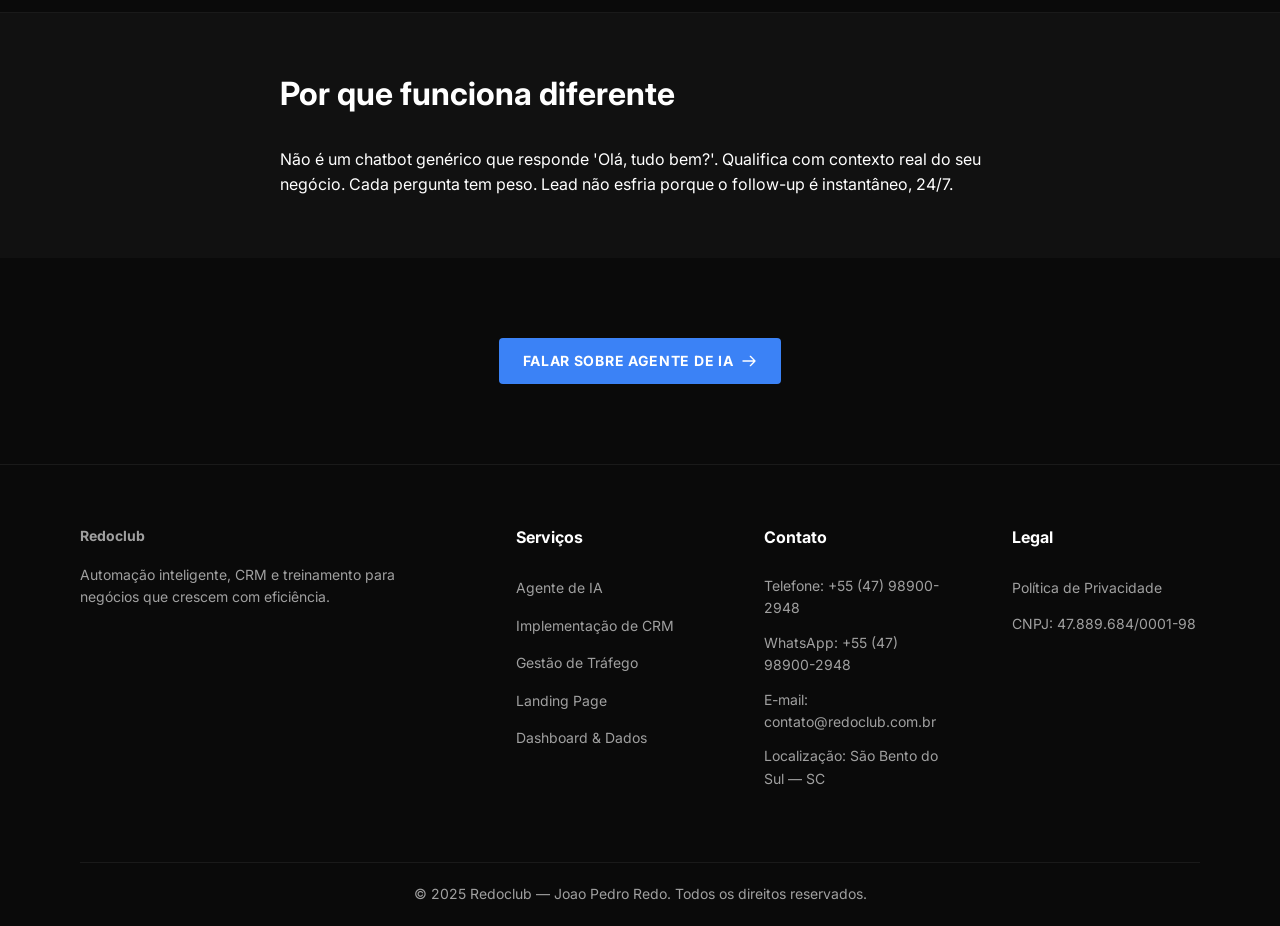
<file: servicos/agente-de-ia/index.html>
<!DOCTYPE html>
<html lang="pt-BR">
<head>
  <meta charset="UTF-8">
  <meta name="viewport" content="width=device-width, initial-scale=1.0">
  <title>Agente de IA - Redoclub | Infraestrutura de qualificação</title>
  <meta name="description" content="SDR automatizado operando 24/7 via WhatsApp. Qualificação automática do lead com perguntas contextualizadas.">
  <link rel="stylesheet" href="/styles.css">
</head>
<body>
  <header>
    <div class="container nav-container">
      <a href="/" class="logo" aria-label="Página inicial da Redoclub">Redoclub</a>
      <nav class="nav-desktop" aria-label="Navegação principal desktop">
        <a href="/#sobre" class="nav-link">Sobre</a>
        <div class="dropdown">
          <a href="/#servicos" class="nav-link" aria-haspopup="true">Serviços</a>
          <div class="dropdown-content" aria-label="Menu de serviços">
            <a href="/servicos/agente-de-ia/" class="dropdown-item">Agente de IA</a>
            <a href="/servicos/implementacao-de-crm/" class="dropdown-item">Implementação de CRM</a>
            <a href="/servicos/gestao-de-trafego/" class="dropdown-item">Gestão de Tráfego</a>
            <a href="/servicos/landing-page/" class="dropdown-item">Landing Page</a>
            <a href="/servicos/dashboard-dados/" class="dropdown-item">Dashboard & Dados</a>
          </div>
        </div>
        <a href="/contato/" class="nav-link">Contato</a>
      </nav>
      <button class="burger-menu" id="burger-btn" aria-label="Abrir menu mobile" aria-expanded="false" aria-controls="mobile-menu">
        <svg fill="none" stroke="currentColor" viewBox="0 0 24 24" width="24" height="24" aria-hidden="true"><path stroke-linecap="round" stroke-linejoin="round" stroke-width="2" d="M4 6h16M4 12h16M4 18h16"></path></svg>
      </button>
    </div>
  </header>

  <nav class="nav-mobile-overlay" id="mobile-menu" aria-label="Navegação principal mobile">
    <a href="/#sobre" class="nav-mobile-link">Sobre</a>
    <button class="nav-mobile-link" id="mobile-servicos-toggle" aria-expanded="false" style="background:none; border:none; width:100%; text-align:left; border-bottom: 1px solid rgba(255,255,255,0.05);">
      Serviços <span class="icon" aria-hidden="true">+</span>
    </button>
    <div class="mobile-submenu" id="mobile-submenu">
      <a href="/servicos/agente-de-ia/" class="nav-mobile-sublink">Agente de IA</a>
      <a href="/servicos/implementacao-de-crm/" class="nav-mobile-sublink">Implementação de CRM</a>
      <a href="/servicos/gestao-de-trafego/" class="nav-mobile-sublink">Gestão de Tráfego</a>
      <a href="/servicos/landing-page/" class="nav-mobile-sublink">Landing Page</a>
      <a href="/servicos/dashboard-dados/" class="nav-mobile-sublink">Dashboard & Dados</a>
    </div>
    <a href="/contato/" class="nav-mobile-link">Contato</a>
  </nav>

  <main>
    <section class="hero-service">
      <div class="container">
        <div class="hero-service-icon">
          <svg fill="none" stroke="currentColor" viewBox="0 0 24 24" width="48" height="48" aria-hidden="true"><path stroke-linecap="round" stroke-linejoin="round" stroke-width="2" d="M8 10h.01M12 10h.01M16 10h.01M9 16H5a2 2 0 01-2-2V6a2 2 0 012-2h14a2 2 0 012 2v8a2 2 0 01-2 2h-5l-5 5v-5z"></path></svg>
        </div>
        <h1 class="hero-title">Agente de IA</h1>
        <p class="subtitle" style="max-width: 600px; margin: 0 auto;">SDR automatizado operando 24/7 via WhatsApp para qualificação inteligente.</p>
      </div>
    </section>

    <section class="service-section">
      <div class="container" style="max-width: 800px;">
        <h2 class="section-title">O desafio</h2>
        <p class="body-text">Lead esfria nas primeiras 24 horas sem contato. Seu vendedor não consegue fazer follow-up consistente, as conversas não ficam registradas no CRM e leads acabam sendo distribuídos de forma manual e inconsistente.</p>
      </div>
    </section>

    <section class="service-section highlight">
      <div class="container" style="max-width: 800px;">
        <h2 class="section-title">O que entregamos</h2>
        <ul class="service-list">
          <li>SDR automatizado operando 24/7 via WhatsApp</li>
          <li>Qualificação automática do lead com perguntas contextualizadas</li>
          <li>Registro de toda conversa no CRM</li>
          <li>Distribuição inteligente entre vendedores</li>
          <li>Follow-ups automáticos pra leads frios</li>
        </ul>
      </div>
    </section>

    <section class="service-section">
      <div class="container" style="max-width: 800px;">
        <h2 class="section-title">Fluxo de implementação</h2>
        <div class="timeline">
          <div class="timeline-step">
            <div class="timeline-number">1</div>
            <div>
              <h3 class="card-title" style="margin-bottom: 4px;">Entrada do Lead</h3>
              <p class="body-text">Lead chega na plataforma (WhatsApp, formulário, etc)</p>
            </div>
          </div>
          <div class="timeline-step">
            <div class="timeline-number">2</div>
            <div>
              <h3 class="card-title" style="margin-bottom: 4px;">Abordagem da IA</h3>
              <p class="body-text">Agente SDR qualifica com perguntas pré-definidas</p>
            </div>
          </div>
          <div class="timeline-step">
            <div class="timeline-number">3</div>
            <div>
              <h3 class="card-title" style="margin-bottom: 4px;">Integração</h3>
              <p class="body-text">Sistema registra dados e conversa no CRM</p>
            </div>
          </div>
          <div class="timeline-step">
            <div class="timeline-number">4</div>
            <div>
              <h3 class="card-title" style="margin-bottom: 4px;">Passagem de Bastão</h3>
              <p class="body-text">Vendedor recebe lead qualificado e pronto pra ação</p>
            </div>
          </div>
        </div>
      </div>
    </section>

    <section class="service-section" style="background: var(--bg-card); border-top: 1px solid var(--border);">
      <div class="container" style="max-width: 800px;">
        <h2 class="section-title">Por que funciona diferente</h2>
        <p class="body-text">Não é um chatbot genérico que responde 'Olá, tudo bem?'. Qualifica com contexto real do seu negócio. Cada pergunta tem peso. Lead não esfria porque o follow-up é instantâneo, 24/7.</p>
      </div>
    </section>

    <section class="section-spacing" style="text-align: center;">
      <div class="container">
        <a href="/contato/?assunto=Agente%20de%20IA" class="btn btn-primary">Falar sobre Agente de IA <svg fill="none" stroke="currentColor" viewBox="0 0 24 24" width="16" height="16" aria-hidden="true" style="display:inline;"><path stroke-linecap="round" stroke-linejoin="round" stroke-width="2" d="M14 5l7 7m0 0l-7 7m7-7H3"></path></svg></a>
      </div>
    </section>
  </main>

  <footer>
    <div class="container footer-grid">
      <div class="footer-col" style="grid-column: span 1;">
        <a href="/" class="footer-logo">Redoclub</a>
        <p>Automação inteligente, CRM e treinamento para negócios que crescem com eficiência.</p>
      </div>
      
      <div class="footer-col">
        <h4>Serviços</h4>
        <ul>
          <li><a href="/servicos/agente-de-ia/">Agente de IA</a></li>
          <li><a href="/servicos/implementacao-de-crm/">Implementação de CRM</a></li>
          <li><a href="/servicos/gestao-de-trafego/">Gestão de Tráfego</a></li>
          <li><a href="/servicos/landing-page/">Landing Page</a></li>
          <li><a href="/servicos/dashboard-dados/">Dashboard & Dados</a></li>
        </ul>
      </div>
      
      <div class="footer-col">
        <h4>Contato</h4>
        <ul>
          <li><p>Telefone: +55 (47) 98900-2948</p></li>
          <li><p>WhatsApp: <a href="https://wa.me/5547989002948" target="_blank">+55 (47) 98900-2948</a></p></li>
          <li><p>E-mail: <a href="mailto:contato@redoclub.com.br">contato@redoclub.com.br</a></p></li>
          <li><p>Localização: São Bento do Sul &mdash; SC</p></li>
        </ul>
      </div>

      <div class="footer-col">
        <h4>Legal</h4>
        <ul>
          <li><a href="/privacidade/">Política de Privacidade</a></li>
          <li><p>CNPJ: 47.889.684/0001-98</p></li>
        </ul>
      </div>
    </div>
    <div class="container">
      <div class="footer-bottom">
        <p class="small-text">&copy; 2025 Redoclub &mdash; Joao Pedro Redo. Todos os direitos reservados.</p>
      </div>
    </div>
  </footer>
  <script src="/script.js"></script>
</body>
</html>
</file>
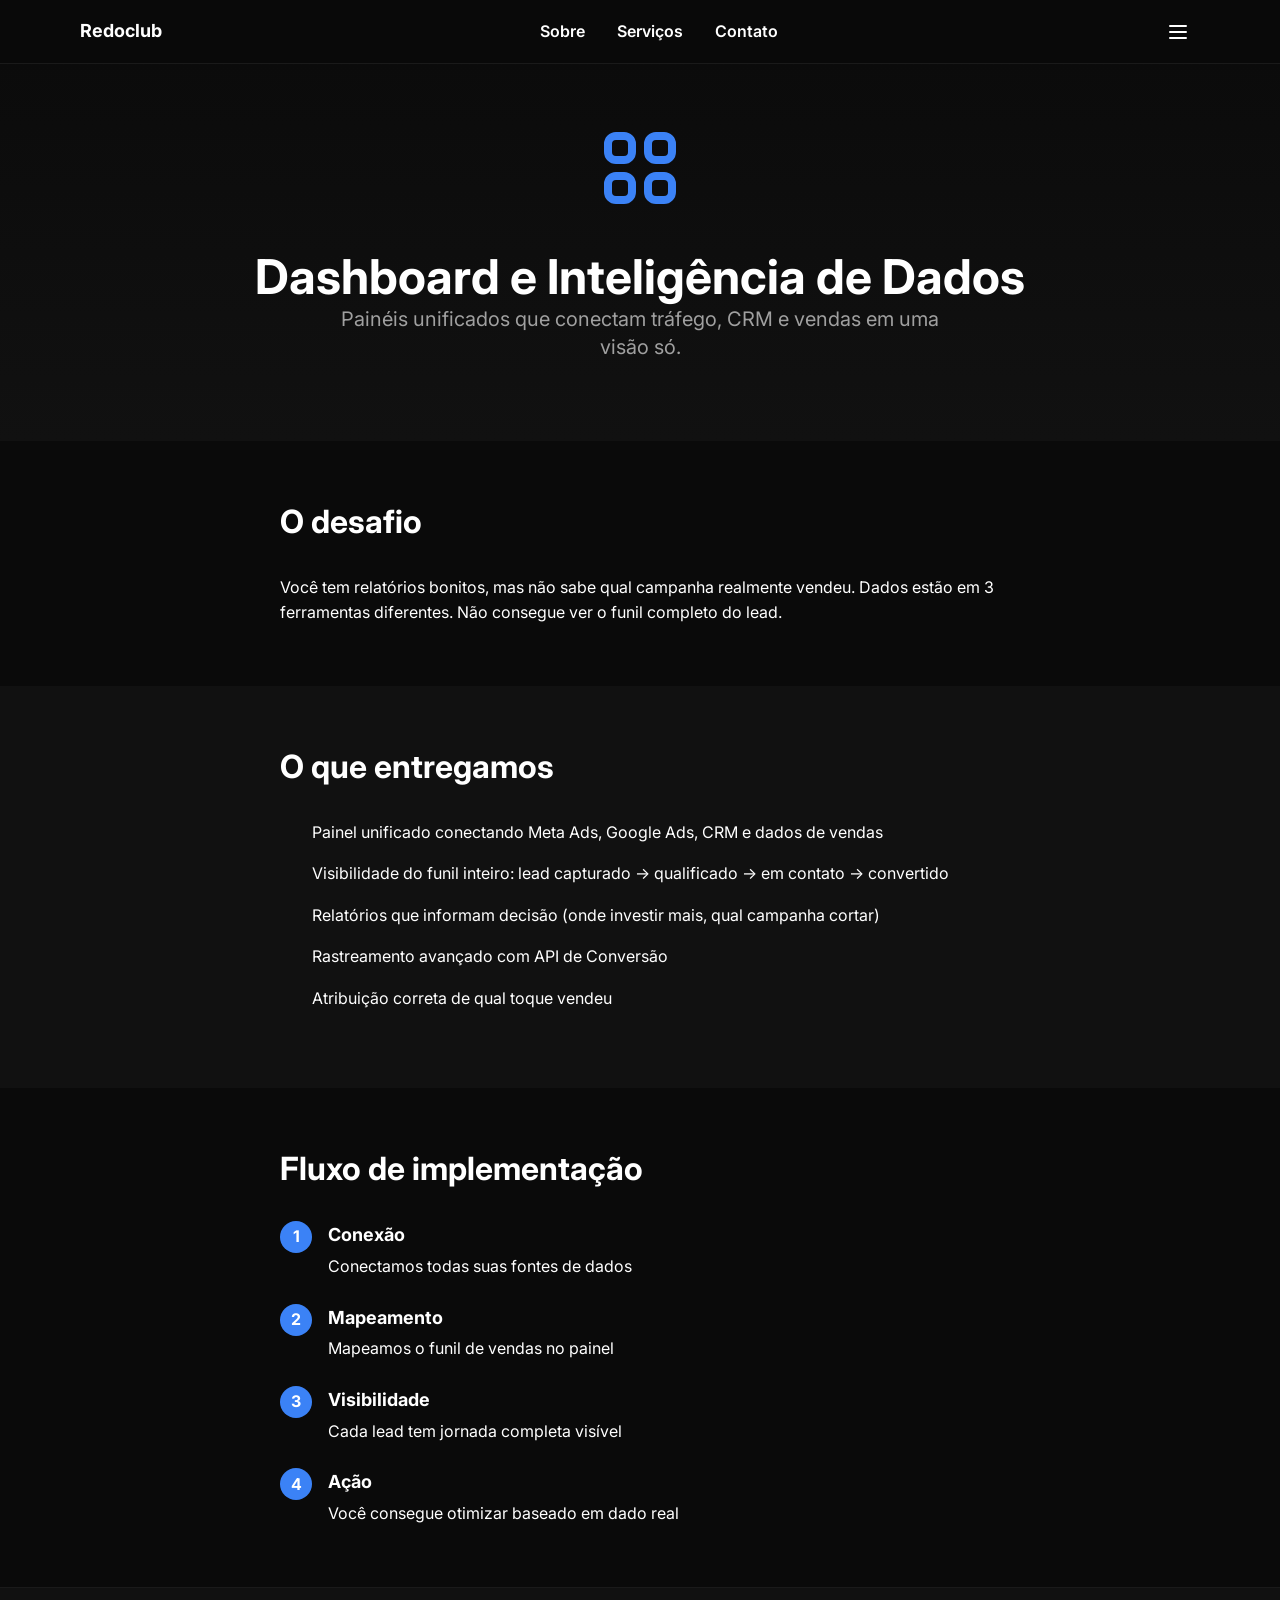
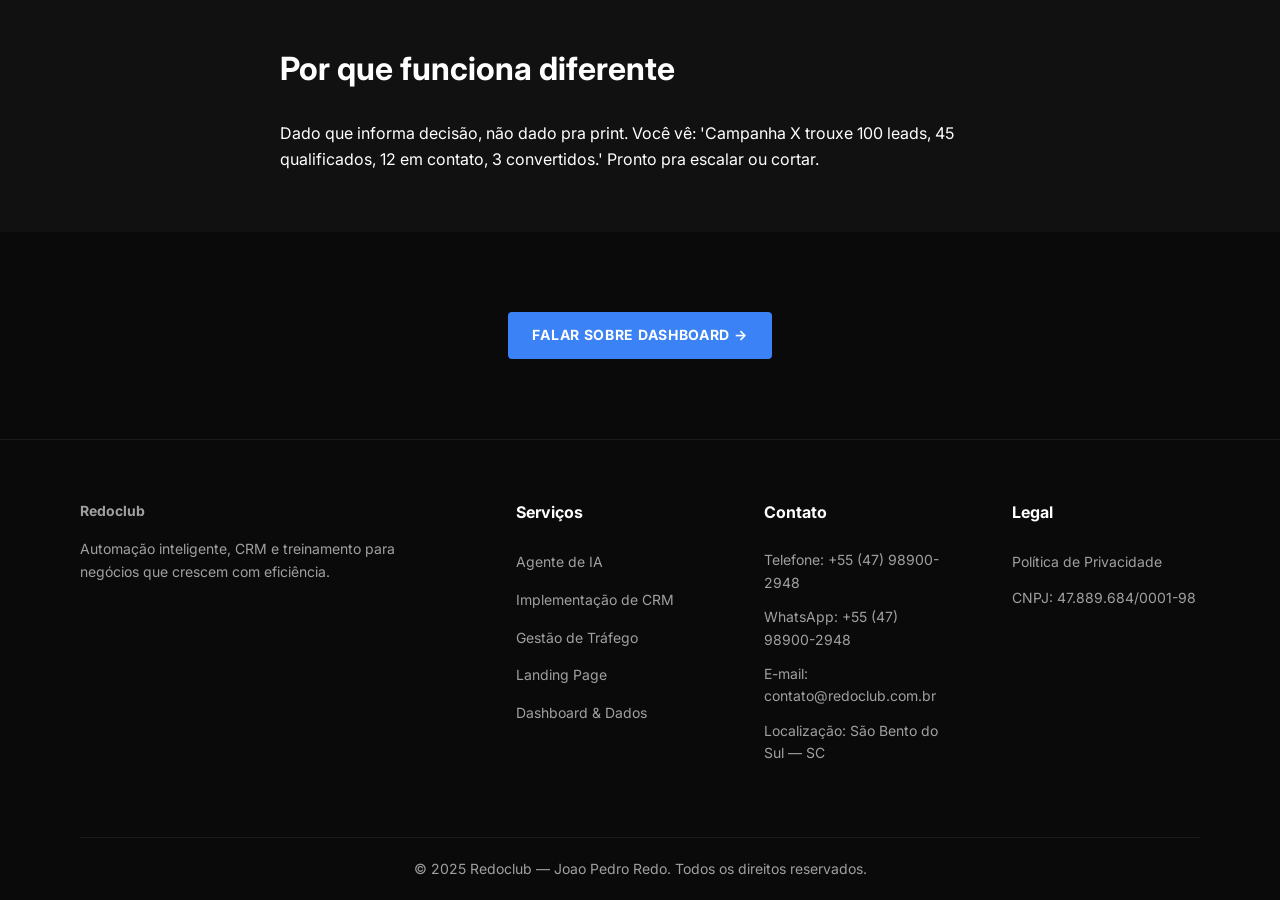
<file: servicos/dashboard-dados/index.html>
<!DOCTYPE html>
<html lang="pt-BR">
<head>
  <meta charset="UTF-8">
  <meta name="viewport" content="width=device-width, initial-scale=1.0">
  <title>Dashboard & Dados - Redoclub | Infraestrutura de qualificação</title>
  <meta name="description" content="Painel unificado conectando Meta Ads, Google Ads, CRM e dados de vendas. Relatórios que informam decisão.">
  <link rel="stylesheet" href="/styles.css">
</head>
<body>
  <header>
    <div class="container nav-container">
      <a href="/" class="logo" aria-label="Página inicial da Redoclub">Redoclub</a>
      <nav class="nav-desktop" aria-label="Navegação principal desktop">
        <a href="/#sobre" class="nav-link">Sobre</a>
        <div class="dropdown">
          <a href="/#servicos" class="nav-link" aria-haspopup="true">Serviços</a>
          <div class="dropdown-content" aria-label="Menu de serviços">
            <a href="/servicos/agente-de-ia/" class="dropdown-item">Agente de IA</a>
            <a href="/servicos/implementacao-de-crm/" class="dropdown-item">Implementação de CRM</a>
            <a href="/servicos/gestao-de-trafego/" class="dropdown-item">Gestão de Tráfego</a>
            <a href="/servicos/landing-page/" class="dropdown-item">Landing Page</a>
            <a href="/servicos/dashboard-dados/" class="dropdown-item">Dashboard & Dados</a>
          </div>
        </div>
        <a href="/contato/" class="nav-link">Contato</a>
      </nav>
      <button class="burger-menu" id="burger-btn" aria-label="Abrir menu mobile" aria-expanded="false" aria-controls="mobile-menu">
        <svg fill="none" stroke="currentColor" viewBox="0 0 24 24" width="24" height="24" aria-hidden="true"><path stroke-linecap="round" stroke-linejoin="round" stroke-width="2" d="M4 6h16M4 12h16M4 18h16"></path></svg>
      </button>
    </div>
  </header>

  <nav class="nav-mobile-overlay" id="mobile-menu" aria-label="Navegação principal mobile">
    <a href="/#sobre" class="nav-mobile-link">Sobre</a>
    <button class="nav-mobile-link" id="mobile-servicos-toggle" aria-expanded="false" style="background:none; border:none; width:100%; text-align:left; border-bottom: 1px solid rgba(255,255,255,0.05);">
      Serviços <span class="icon" aria-hidden="true">+</span>
    </button>
    <div class="mobile-submenu" id="mobile-submenu">
      <a href="/servicos/agente-de-ia/" class="nav-mobile-sublink">Agente de IA</a>
      <a href="/servicos/implementacao-de-crm/" class="nav-mobile-sublink">Implementação de CRM</a>
      <a href="/servicos/gestao-de-trafego/" class="nav-mobile-sublink">Gestão de Tráfego</a>
      <a href="/servicos/landing-page/" class="nav-mobile-sublink">Landing Page</a>
      <a href="/servicos/dashboard-dados/" class="nav-mobile-sublink">Dashboard & Dados</a>
    </div>
    <a href="/contato/" class="nav-mobile-link">Contato</a>
  </nav>

  <main>
    <section class="hero-service">
      <div class="container">
        <div class="hero-service-icon">
          <svg fill="none" stroke="currentColor" viewBox="0 0 24 24" width="48" height="48" aria-hidden="true"><path stroke-linecap="round" stroke-linejoin="round" stroke-width="2" d="M4 6a2 2 0 012-2h2a2 2 0 012 2v2a2 2 0 01-2 2H6a2 2 0 01-2-2V6zM14 6a2 2 0 012-2h2a2 2 0 012 2v2a2 2 0 01-2 2h-2a2 2 0 01-2-2V6zM4 16a2 2 0 012-2h2a2 2 0 012 2v2a2 2 0 01-2 2H6a2 2 0 01-2-2v-2zM14 16a2 2 0 012-2h2a2 2 0 012 2v2a2 2 0 01-2 2h-2a2 2 0 01-2-2v-2z"></path></svg>
        </div>
        <h1 class="hero-title">Dashboard e Inteligência de Dados</h1>
        <p class="subtitle" style="max-width: 600px; margin: 0 auto;">Painéis unificados que conectam tráfego, CRM e vendas em uma visão só.</p>
      </div>
    </section>

    <section class="service-section">
      <div class="container" style="max-width: 800px;">
        <h2 class="section-title">O desafio</h2>
        <p class="body-text">Você tem relatórios bonitos, mas não sabe qual campanha realmente vendeu. Dados estão em 3 ferramentas diferentes. Não consegue ver o funil completo do lead.</p>
      </div>
    </section>

    <section class="service-section highlight">
      <div class="container" style="max-width: 800px;">
        <h2 class="section-title">O que entregamos</h2>
        <ul class="service-list">
          <li>Painel unificado conectando Meta Ads, Google Ads, CRM e dados de vendas</li>
          <li>Visibilidade do funil inteiro: lead capturado &rarr; qualificado &rarr; em contato &rarr; convertido</li>
          <li>Relatórios que informam decisão (onde investir mais, qual campanha cortar)</li>
          <li>Rastreamento avançado com API de Conversão</li>
          <li>Atribuição correta de qual toque vendeu</li>
        </ul>
      </div>
    </section>

    <section class="service-section">
      <div class="container" style="max-width: 800px;">
        <h2 class="section-title">Fluxo de implementação</h2>
        <div class="timeline">
          <div class="timeline-step">
            <div class="timeline-number">1</div>
            <div>
              <h3 class="card-title" style="margin-bottom: 4px;">Conexão</h3>
              <p class="body-text">Conectamos todas suas fontes de dados</p>
            </div>
          </div>
          <div class="timeline-step">
            <div class="timeline-number">2</div>
            <div>
              <h3 class="card-title" style="margin-bottom: 4px;">Mapeamento</h3>
              <p class="body-text">Mapeamos o funil de vendas no painel</p>
            </div>
          </div>
          <div class="timeline-step">
            <div class="timeline-number">3</div>
            <div>
              <h3 class="card-title" style="margin-bottom: 4px;">Visibilidade</h3>
              <p class="body-text">Cada lead tem jornada completa visível</p>
            </div>
          </div>
          <div class="timeline-step">
            <div class="timeline-number">4</div>
            <div>
              <h3 class="card-title" style="margin-bottom: 4px;">Ação</h3>
              <p class="body-text">Você consegue otimizar baseado em dado real</p>
            </div>
          </div>
        </div>
      </div>
    </section>

    <section class="service-section" style="background: var(--bg-card); border-top: 1px solid var(--border);">
      <div class="container" style="max-width: 800px;">
        <h2 class="section-title">Por que funciona diferente</h2>
        <p class="body-text">Dado que informa decisão, não dado pra print. Você vê: 'Campanha X trouxe 100 leads, 45 qualificados, 12 em contato, 3 convertidos.' Pronto pra escalar ou cortar.</p>
      </div>
    </section>

    <section class="section-spacing" style="text-align: center;">
      <div class="container">
        <a href="/contato/?assunto=Dashboard%20e%20Dados" class="btn btn-primary">Falar sobre Dashboard &rarr;</a>
      </div>
    </section>
  </main>

  <footer>
    <div class="container footer-grid">
      <div class="footer-col" style="grid-column: span 1;">
        <a href="/" class="footer-logo">Redoclub</a>
        <p>Automação inteligente, CRM e treinamento para negócios que crescem com eficiência.</p>
      </div>
      
      <div class="footer-col">
        <h4>Serviços</h4>
        <ul>
          <li><a href="/servicos/agente-de-ia/">Agente de IA</a></li>
          <li><a href="/servicos/implementacao-de-crm/">Implementação de CRM</a></li>
          <li><a href="/servicos/gestao-de-trafego/">Gestão de Tráfego</a></li>
          <li><a href="/servicos/landing-page/">Landing Page</a></li>
          <li><a href="/servicos/dashboard-dados/">Dashboard & Dados</a></li>
        </ul>
      </div>
      
      <div class="footer-col">
        <h4>Contato</h4>
        <ul>
          <li><p>Telefone: +55 (47) 98900-2948</p></li>
          <li><p>WhatsApp: <a href="https://wa.me/5547989002948" target="_blank">+55 (47) 98900-2948</a></p></li>
          <li><p>E-mail: <a href="mailto:contato@redoclub.com.br">contato@redoclub.com.br</a></p></li>
          <li><p>Localização: São Bento do Sul &mdash; SC</p></li>
        </ul>
      </div>

      <div class="footer-col">
        <h4>Legal</h4>
        <ul>
          <li><a href="/privacidade/">Política de Privacidade</a></li>
          <li><p>CNPJ: 47.889.684/0001-98</p></li>
        </ul>
      </div>
    </div>
    <div class="container">
      <div class="footer-bottom">
        <p class="small-text">&copy; 2025 Redoclub &mdash; Joao Pedro Redo. Todos os direitos reservados.</p>
      </div>
    </div>
  </footer>
  <script src="/script.js"></script>
</body>
</html>
</file>
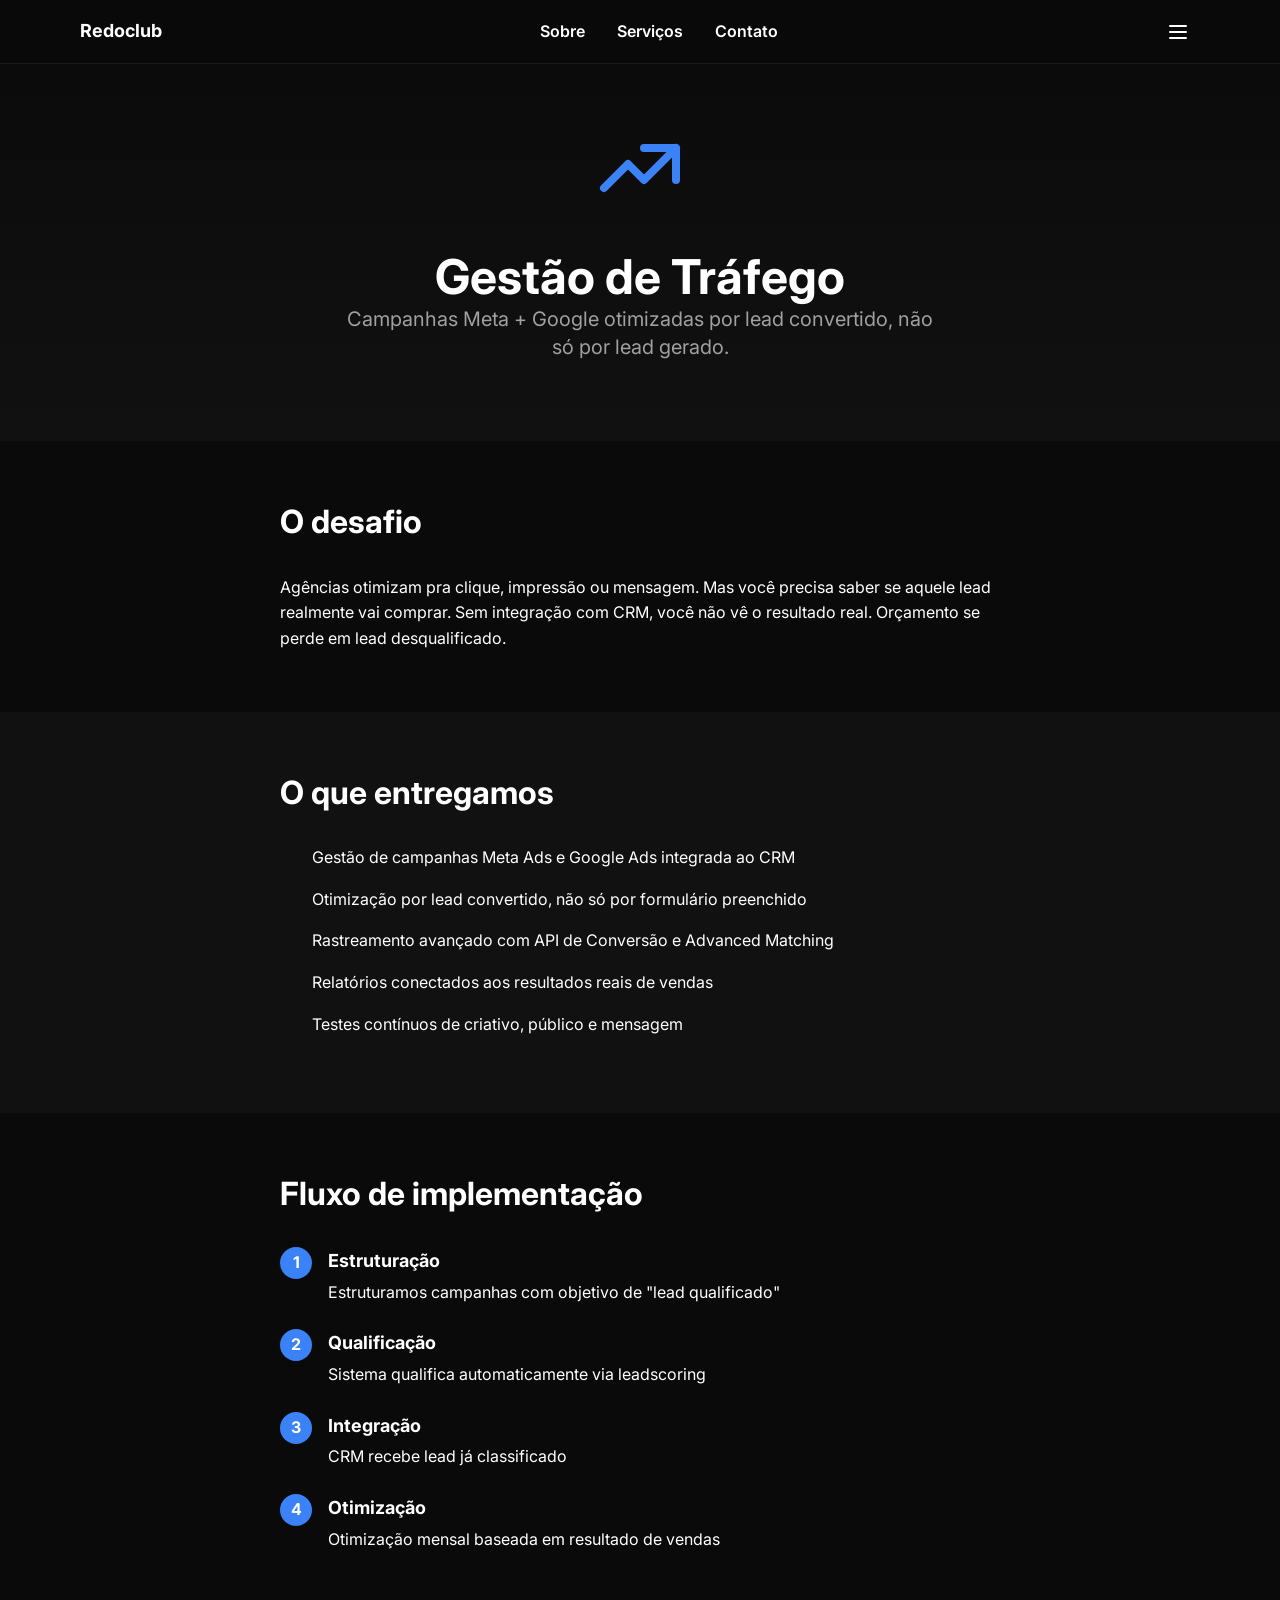
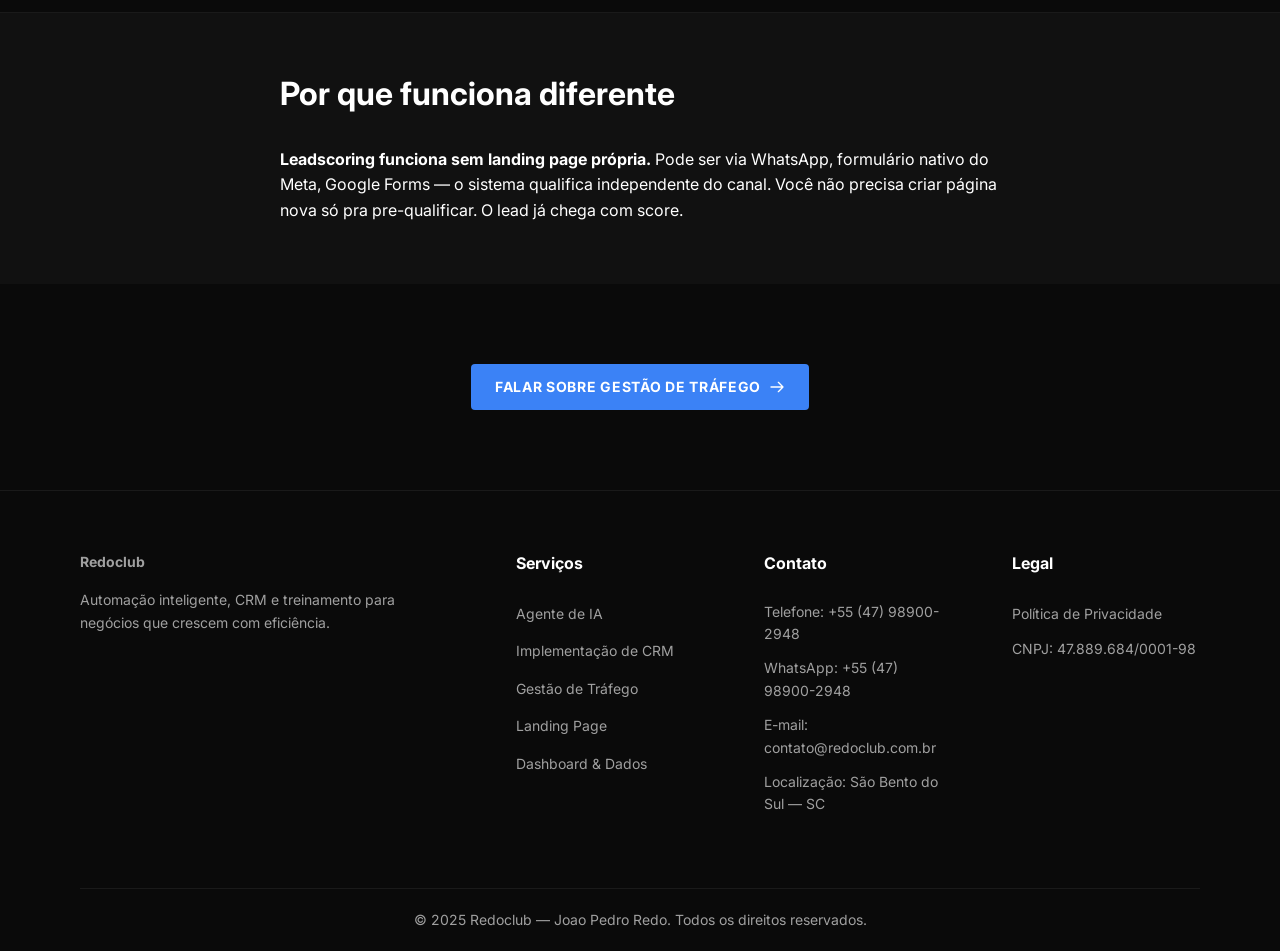
<file: servicos/gestao-de-trafego/index.html>
<!DOCTYPE html>
<html lang="pt-BR">
<head>
  <meta charset="UTF-8">
  <meta name="viewport" content="width=device-width, initial-scale=1.0">
  <title>Gestão de Tráfego - Redoclub | Infraestrutura de qualificação</title>
  <meta name="description" content="Gestão de campanhas Meta Ads e Google Ads integrada ao CRM. Otimização por lead convertido.">
  <link rel="stylesheet" href="/styles.css">
</head>
<body>
  <header>
    <div class="container nav-container">
      <a href="/" class="logo" aria-label="Página inicial da Redoclub">Redoclub</a>
      <nav class="nav-desktop" aria-label="Navegação principal desktop">
        <a href="/#sobre" class="nav-link">Sobre</a>
        <div class="dropdown">
          <a href="/#servicos" class="nav-link" aria-haspopup="true">Serviços</a>
          <div class="dropdown-content" aria-label="Menu de serviços">
            <a href="/servicos/agente-de-ia/" class="dropdown-item">Agente de IA</a>
            <a href="/servicos/implementacao-de-crm/" class="dropdown-item">Implementação de CRM</a>
            <a href="/servicos/gestao-de-trafego/" class="dropdown-item">Gestão de Tráfego</a>
            <a href="/servicos/landing-page/" class="dropdown-item">Landing Page</a>
            <a href="/servicos/dashboard-dados/" class="dropdown-item">Dashboard & Dados</a>
          </div>
        </div>
        <a href="/contato/" class="nav-link">Contato</a>
      </nav>
      <button class="burger-menu" id="burger-btn" aria-label="Abrir menu mobile" aria-expanded="false" aria-controls="mobile-menu">
        <svg fill="none" stroke="currentColor" viewBox="0 0 24 24" width="24" height="24" aria-hidden="true"><path stroke-linecap="round" stroke-linejoin="round" stroke-width="2" d="M4 6h16M4 12h16M4 18h16"></path></svg>
      </button>
    </div>
  </header>

  <nav class="nav-mobile-overlay" id="mobile-menu" aria-label="Navegação principal mobile">
    <a href="/#sobre" class="nav-mobile-link">Sobre</a>
    <button class="nav-mobile-link" id="mobile-servicos-toggle" aria-expanded="false" style="background:none; border:none; width:100%; text-align:left; border-bottom: 1px solid rgba(255,255,255,0.05);">
      Serviços <span class="icon" aria-hidden="true">+</span>
    </button>
    <div class="mobile-submenu" id="mobile-submenu">
      <a href="/servicos/agente-de-ia/" class="nav-mobile-sublink">Agente de IA</a>
      <a href="/servicos/implementacao-de-crm/" class="nav-mobile-sublink">Implementação de CRM</a>
      <a href="/servicos/gestao-de-trafego/" class="nav-mobile-sublink">Gestão de Tráfego</a>
      <a href="/servicos/landing-page/" class="nav-mobile-sublink">Landing Page</a>
      <a href="/servicos/dashboard-dados/" class="nav-mobile-sublink">Dashboard & Dados</a>
    </div>
    <a href="/contato/" class="nav-mobile-link">Contato</a>
  </nav>

  <main>
    <section class="hero-service">
      <div class="container">
        <div class="hero-service-icon">
          <svg fill="none" stroke="currentColor" viewBox="0 0 24 24" width="48" height="48" aria-hidden="true"><path stroke-linecap="round" stroke-linejoin="round" stroke-width="2" d="M13 7h8m0 0v8m0-8l-8 8-4-4-6 6"></path></svg>
        </div>
        <h1 class="hero-title">Gestão de Tráfego</h1>
        <p class="subtitle" style="max-width: 600px; margin: 0 auto;">Campanhas Meta + Google otimizadas por lead convertido, não só por lead gerado.</p>
      </div>
    </section>

    <section class="service-section">
      <div class="container" style="max-width: 800px;">
        <h2 class="section-title">O desafio</h2>
        <p class="body-text">Agências otimizam pra clique, impressão ou mensagem. Mas você precisa saber se aquele lead realmente vai comprar. Sem integração com CRM, você não vê o resultado real. Orçamento se perde em lead desqualificado.</p>
      </div>
    </section>

    <section class="service-section highlight">
      <div class="container" style="max-width: 800px;">
        <h2 class="section-title">O que entregamos</h2>
        <ul class="service-list">
          <li>Gestão de campanhas Meta Ads e Google Ads integrada ao CRM</li>
          <li>Otimização por lead convertido, não só por formulário preenchido</li>
          <li>Rastreamento avançado com API de Conversão e Advanced Matching</li>
          <li>Relatórios conectados aos resultados reais de vendas</li>
          <li>Testes contínuos de criativo, público e mensagem</li>
        </ul>
      </div>
    </section>

    <section class="service-section">
      <div class="container" style="max-width: 800px;">
        <h2 class="section-title">Fluxo de implementação</h2>
        <div class="timeline">
          <div class="timeline-step">
            <div class="timeline-number">1</div>
            <div>
              <h3 class="card-title" style="margin-bottom: 4px;">Estruturação</h3>
              <p class="body-text">Estruturamos campanhas com objetivo de "lead qualificado"</p>
            </div>
          </div>
          <div class="timeline-step">
            <div class="timeline-number">2</div>
            <div>
              <h3 class="card-title" style="margin-bottom: 4px;">Qualificação</h3>
              <p class="body-text">Sistema qualifica automaticamente via leadscoring</p>
            </div>
          </div>
          <div class="timeline-step">
            <div class="timeline-number">3</div>
            <div>
              <h3 class="card-title" style="margin-bottom: 4px;">Integração</h3>
              <p class="body-text">CRM recebe lead já classificado</p>
            </div>
          </div>
          <div class="timeline-step">
            <div class="timeline-number">4</div>
            <div>
              <h3 class="card-title" style="margin-bottom: 4px;">Otimização</h3>
              <p class="body-text">Otimização mensal baseada em resultado de vendas</p>
            </div>
          </div>
        </div>
      </div>
    </section>

    <section class="service-section" style="background: var(--bg-card); border-top: 1px solid var(--border);">
      <div class="container" style="max-width: 800px;">
        <h2 class="section-title">Por que funciona diferente</h2>
        <p class="body-text"><strong>Leadscoring funciona sem landing page própria.</strong> Pode ser via WhatsApp, formulário nativo do Meta, Google Forms &mdash; o sistema qualifica independente do canal. Você não precisa criar página nova só pra pre-qualificar. O lead já chega com score.</p>
      </div>
    </section>

    <section class="section-spacing" style="text-align: center;">
      <div class="container">
        <a href="/contato/?assunto=Gest%C3%A3o%20de%20Tr%C3%A1fego" class="btn btn-primary">Falar sobre Gestão de Tráfego <svg fill="none" stroke="currentColor" viewBox="0 0 24 24" width="16" height="16" aria-hidden="true" style="display:inline;"><path stroke-linecap="round" stroke-linejoin="round" stroke-width="2" d="M14 5l7 7m0 0l-7 7m7-7H3"></path></svg></a>
      </div>
    </section>
  </main>

  <footer>
    <div class="container footer-grid">
      <div class="footer-col" style="grid-column: span 1;">
        <a href="/" class="footer-logo">Redoclub</a>
        <p>Automação inteligente, CRM e treinamento para negócios que crescem com eficiência.</p>
      </div>
      
      <div class="footer-col">
        <h4>Serviços</h4>
        <ul>
          <li><a href="/servicos/agente-de-ia/">Agente de IA</a></li>
          <li><a href="/servicos/implementacao-de-crm/">Implementação de CRM</a></li>
          <li><a href="/servicos/gestao-de-trafego/">Gestão de Tráfego</a></li>
          <li><a href="/servicos/landing-page/">Landing Page</a></li>
          <li><a href="/servicos/dashboard-dados/">Dashboard & Dados</a></li>
        </ul>
      </div>
      
      <div class="footer-col">
        <h4>Contato</h4>
        <ul>
          <li><p>Telefone: +55 (47) 98900-2948</p></li>
          <li><p>WhatsApp: <a href="https://wa.me/5547989002948" target="_blank">+55 (47) 98900-2948</a></p></li>
          <li><p>E-mail: <a href="mailto:contato@redoclub.com.br">contato@redoclub.com.br</a></p></li>
          <li><p>Localização: São Bento do Sul &mdash; SC</p></li>
        </ul>
      </div>

      <div class="footer-col">
        <h4>Legal</h4>
        <ul>
          <li><a href="/privacidade/">Política de Privacidade</a></li>
          <li><p>CNPJ: 47.889.684/0001-98</p></li>
        </ul>
      </div>
    </div>
    <div class="container">
      <div class="footer-bottom">
        <p class="small-text">&copy; 2025 Redoclub &mdash; Joao Pedro Redo. Todos os direitos reservados.</p>
      </div>
    </div>
  </footer>
  <script src="/script.js"></script>
</body>
</html>
</file>
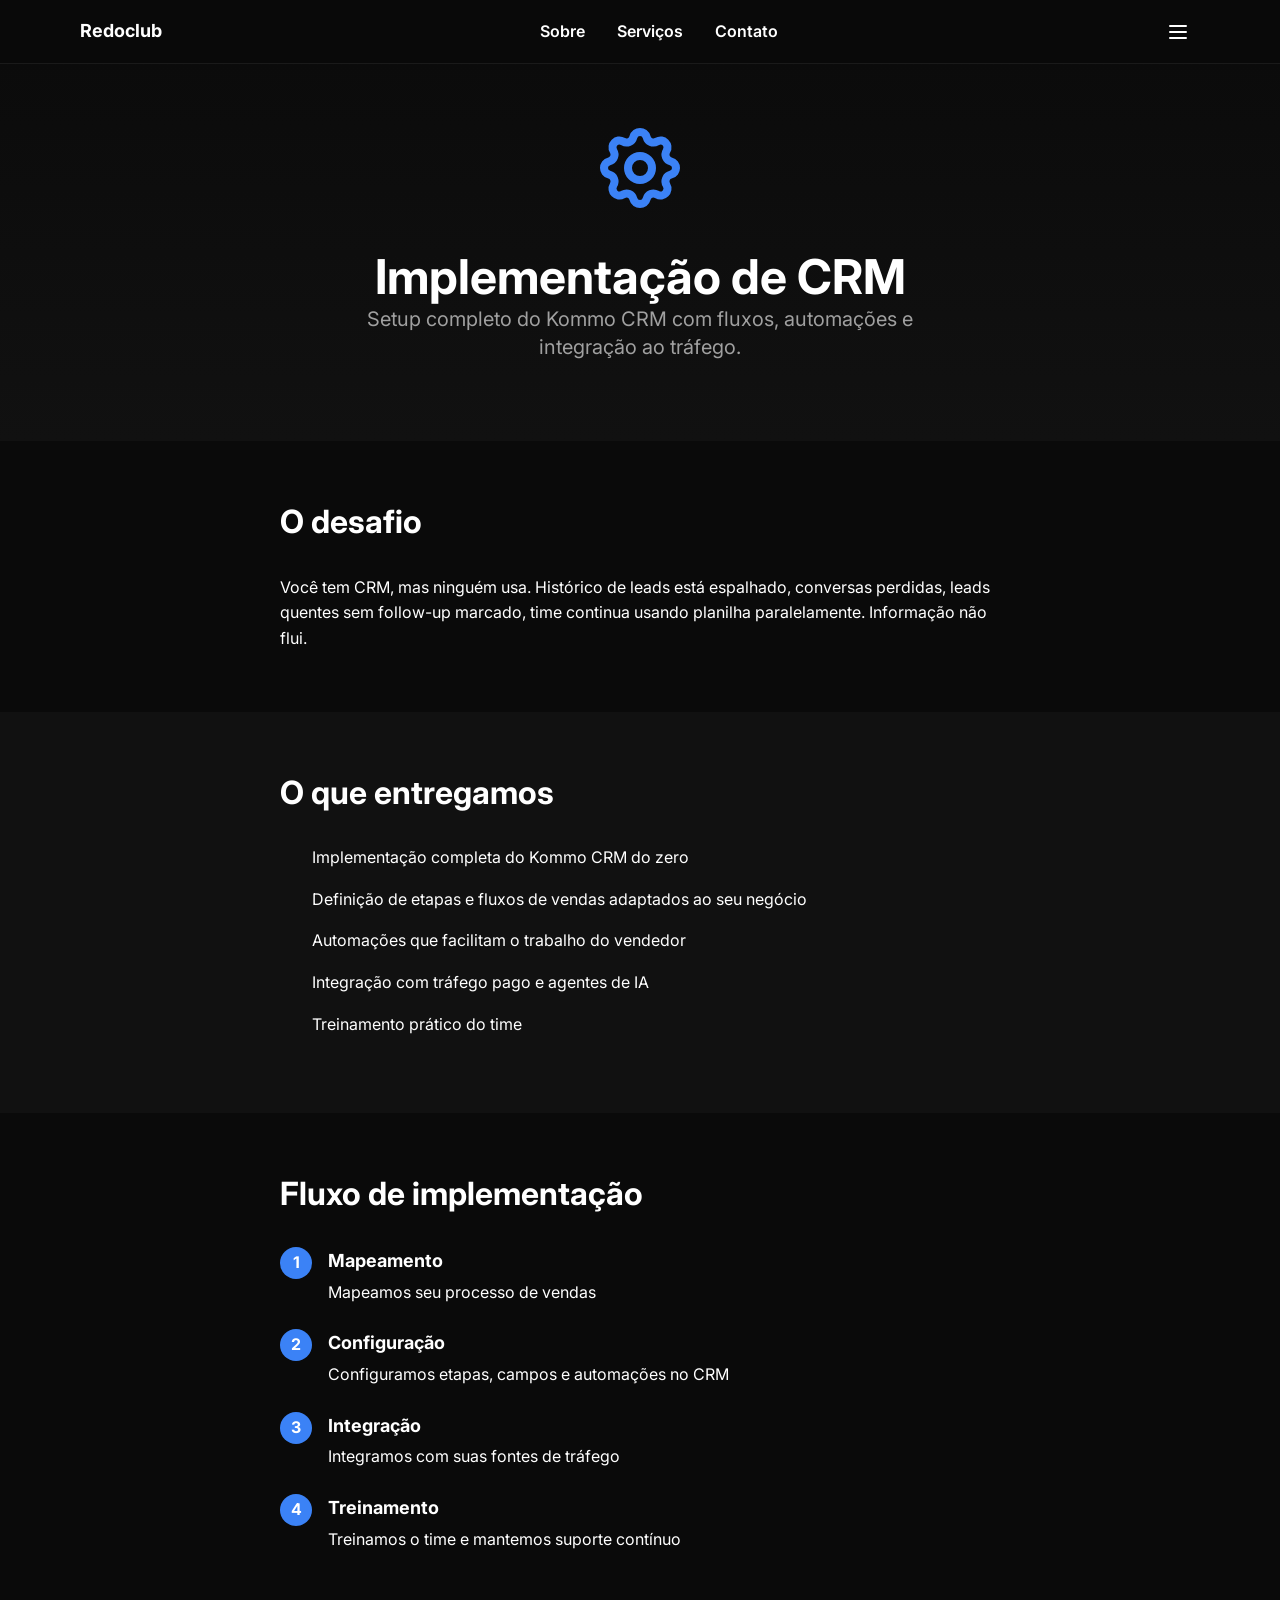
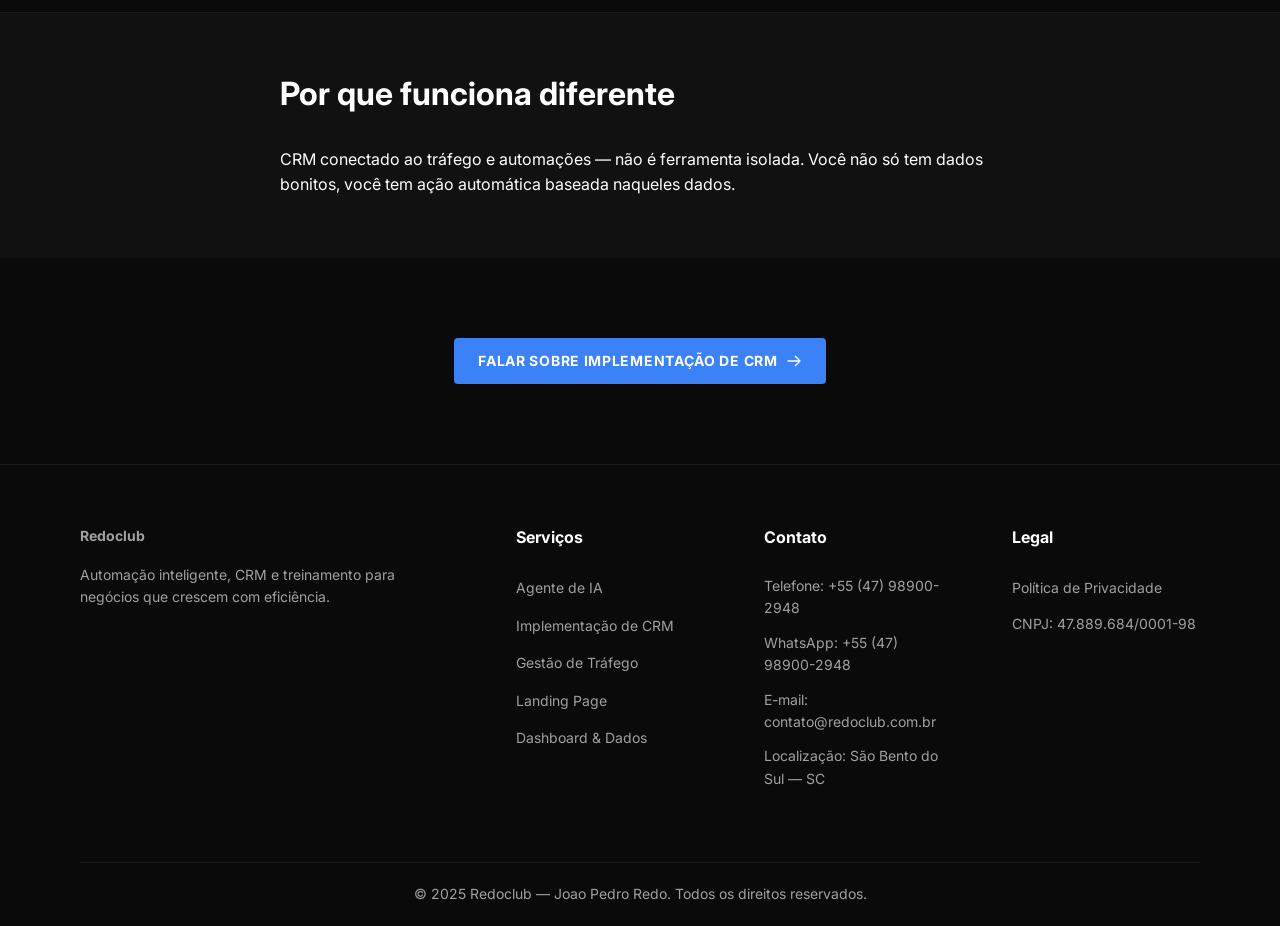
<file: servicos/implementacao-de-crm/index.html>
<!DOCTYPE html>
<html lang="pt-BR">
<head>
  <meta charset="UTF-8">
  <meta name="viewport" content="width=device-width, initial-scale=1.0">
  <title>Implementação de CRM - Redoclub | Infraestrutura de qualificação</title>
  <meta name="description" content="Implementação completa do Kommo CRM do zero com automações que facilitam o trabalho do vendedor.">
  <link rel="stylesheet" href="/styles.css">
</head>
<body>
  <header>
    <div class="container nav-container">
      <a href="/" class="logo" aria-label="Página inicial da Redoclub">Redoclub</a>
      <nav class="nav-desktop" aria-label="Navegação principal desktop">
        <a href="/#sobre" class="nav-link">Sobre</a>
        <div class="dropdown">
          <a href="/#servicos" class="nav-link" aria-haspopup="true">Serviços</a>
          <div class="dropdown-content" aria-label="Menu de serviços">
            <a href="/servicos/agente-de-ia/" class="dropdown-item">Agente de IA</a>
            <a href="/servicos/implementacao-de-crm/" class="dropdown-item">Implementação de CRM</a>
            <a href="/servicos/gestao-de-trafego/" class="dropdown-item">Gestão de Tráfego</a>
            <a href="/servicos/landing-page/" class="dropdown-item">Landing Page</a>
            <a href="/servicos/dashboard-dados/" class="dropdown-item">Dashboard & Dados</a>
          </div>
        </div>
        <a href="/contato/" class="nav-link">Contato</a>
      </nav>
      <button class="burger-menu" id="burger-btn" aria-label="Abrir menu mobile" aria-expanded="false" aria-controls="mobile-menu">
        <svg fill="none" stroke="currentColor" viewBox="0 0 24 24" width="24" height="24" aria-hidden="true"><path stroke-linecap="round" stroke-linejoin="round" stroke-width="2" d="M4 6h16M4 12h16M4 18h16"></path></svg>
      </button>
    </div>
  </header>

  <nav class="nav-mobile-overlay" id="mobile-menu" aria-label="Navegação principal mobile">
    <a href="/#sobre" class="nav-mobile-link">Sobre</a>
    <button class="nav-mobile-link" id="mobile-servicos-toggle" aria-expanded="false" style="background:none; border:none; width:100%; text-align:left; border-bottom: 1px solid rgba(255,255,255,0.05);">
      Serviços <span class="icon" aria-hidden="true">+</span>
    </button>
    <div class="mobile-submenu" id="mobile-submenu">
      <a href="/servicos/agente-de-ia/" class="nav-mobile-sublink">Agente de IA</a>
      <a href="/servicos/implementacao-de-crm/" class="nav-mobile-sublink">Implementação de CRM</a>
      <a href="/servicos/gestao-de-trafego/" class="nav-mobile-sublink">Gestão de Tráfego</a>
      <a href="/servicos/landing-page/" class="nav-mobile-sublink">Landing Page</a>
      <a href="/servicos/dashboard-dados/" class="nav-mobile-sublink">Dashboard & Dados</a>
    </div>
    <a href="/contato/" class="nav-mobile-link">Contato</a>
  </nav>

  <main>
    <section class="hero-service">
      <div class="container">
        <div class="hero-service-icon">
          <svg fill="none" stroke="currentColor" viewBox="0 0 24 24" width="48" height="48" aria-hidden="true"><path stroke-linecap="round" stroke-linejoin="round" stroke-width="2" d="M10.325 4.317c.426-1.756 2.924-1.756 3.35 0a1.724 1.724 0 002.573 1.066c1.543-.94 3.31.826 2.37 2.37a1.724 1.724 0 001.065 2.572c1.756.426 1.756 2.924 0 3.35a1.724 1.724 0 00-1.066 2.573c.94 1.543-.826 3.31-2.37 2.37a1.724 1.724 0 00-2.572 1.065c-.426 1.756-2.924 1.756-3.35 0a1.724 1.724 0 00-2.573-1.066c-1.543.94-3.31-.826-2.37-2.37a1.724 1.724 0 00-1.065-2.572c-1.756-.426-1.756-2.924 0-3.35a1.724 1.724 0 001.066-2.573c-.94-1.543.826-3.31 2.37-2.37.996.608 2.296.07 2.572-1.065z"></path><path stroke-linecap="round" stroke-linejoin="round" stroke-width="2" d="M15 12a3 3 0 11-6 0 3 3 0 016 0z"></path></svg>
        </div>
        <h1 class="hero-title">Implementação de CRM</h1>
        <p class="subtitle" style="max-width: 600px; margin: 0 auto;">Setup completo do Kommo CRM com fluxos, automações e integração ao tráfego.</p>
      </div>
    </section>

    <section class="service-section">
      <div class="container" style="max-width: 800px;">
        <h2 class="section-title">O desafio</h2>
        <p class="body-text">Você tem CRM, mas ninguém usa. Histórico de leads está espalhado, conversas perdidas, leads quentes sem follow-up marcado, time continua usando planilha paralelamente. Informação não flui.</p>
      </div>
    </section>

    <section class="service-section highlight">
      <div class="container" style="max-width: 800px;">
        <h2 class="section-title">O que entregamos</h2>
        <ul class="service-list">
          <li>Implementação completa do Kommo CRM do zero</li>
          <li>Definição de etapas e fluxos de vendas adaptados ao seu negócio</li>
          <li>Automações que facilitam o trabalho do vendedor</li>
          <li>Integração com tráfego pago e agentes de IA</li>
          <li>Treinamento prático do time</li>
        </ul>
      </div>
    </section>

    <section class="service-section">
      <div class="container" style="max-width: 800px;">
        <h2 class="section-title">Fluxo de implementação</h2>
        <div class="timeline">
          <div class="timeline-step">
            <div class="timeline-number">1</div>
            <div>
              <h3 class="card-title" style="margin-bottom: 4px;">Mapeamento</h3>
              <p class="body-text">Mapeamos seu processo de vendas</p>
            </div>
          </div>
          <div class="timeline-step">
            <div class="timeline-number">2</div>
            <div>
              <h3 class="card-title" style="margin-bottom: 4px;">Configuração</h3>
              <p class="body-text">Configuramos etapas, campos e automações no CRM</p>
            </div>
          </div>
          <div class="timeline-step">
            <div class="timeline-number">3</div>
            <div>
              <h3 class="card-title" style="margin-bottom: 4px;">Integração</h3>
              <p class="body-text">Integramos com suas fontes de tráfego</p>
            </div>
          </div>
          <div class="timeline-step">
            <div class="timeline-number">4</div>
            <div>
              <h3 class="card-title" style="margin-bottom: 4px;">Treinamento</h3>
              <p class="body-text">Treinamos o time e mantemos suporte contínuo</p>
            </div>
          </div>
        </div>
      </div>
    </section>

    <section class="service-section" style="background: var(--bg-card); border-top: 1px solid var(--border);">
      <div class="container" style="max-width: 800px;">
        <h2 class="section-title">Por que funciona diferente</h2>
        <p class="body-text">CRM conectado ao tráfego e automações &mdash; não é ferramenta isolada. Você não só tem dados bonitos, você tem ação automática baseada naqueles dados.</p>
      </div>
    </section>

    <section class="section-spacing" style="text-align: center;">
      <div class="container">
        <a href="/contato/?assunto=Implementa%C3%A7%C3%A3o%20de%20CRM" class="btn btn-primary">Falar sobre Implementação de CRM <svg fill="none" stroke="currentColor" viewBox="0 0 24 24" width="16" height="16" aria-hidden="true" style="display:inline;"><path stroke-linecap="round" stroke-linejoin="round" stroke-width="2" d="M14 5l7 7m0 0l-7 7m7-7H3"></path></svg></a>
      </div>
    </section>
  </main>

  <footer>
    <div class="container footer-grid">
      <div class="footer-col" style="grid-column: span 1;">
        <a href="/" class="footer-logo">Redoclub</a>
        <p>Automação inteligente, CRM e treinamento para negócios que crescem com eficiência.</p>
      </div>
      
      <div class="footer-col">
        <h4>Serviços</h4>
        <ul>
          <li><a href="/servicos/agente-de-ia/">Agente de IA</a></li>
          <li><a href="/servicos/implementacao-de-crm/">Implementação de CRM</a></li>
          <li><a href="/servicos/gestao-de-trafego/">Gestão de Tráfego</a></li>
          <li><a href="/servicos/landing-page/">Landing Page</a></li>
          <li><a href="/servicos/dashboard-dados/">Dashboard & Dados</a></li>
        </ul>
      </div>
      
      <div class="footer-col">
        <h4>Contato</h4>
        <ul>
          <li><p>Telefone: +55 (47) 98900-2948</p></li>
          <li><p>WhatsApp: <a href="https://wa.me/5547989002948" target="_blank">+55 (47) 98900-2948</a></p></li>
          <li><p>E-mail: <a href="mailto:contato@redoclub.com.br">contato@redoclub.com.br</a></p></li>
          <li><p>Localização: São Bento do Sul &mdash; SC</p></li>
        </ul>
      </div>

      <div class="footer-col">
        <h4>Legal</h4>
        <ul>
          <li><a href="/privacidade/">Política de Privacidade</a></li>
          <li><p>CNPJ: 47.889.684/0001-98</p></li>
        </ul>
      </div>
    </div>
    <div class="container">
      <div class="footer-bottom">
        <p class="small-text">&copy; 2025 Redoclub &mdash; Joao Pedro Redo. Todos os direitos reservados.</p>
      </div>
    </div>
  </footer>
  <script src="/script.js"></script>
</body>
</html>
</file>
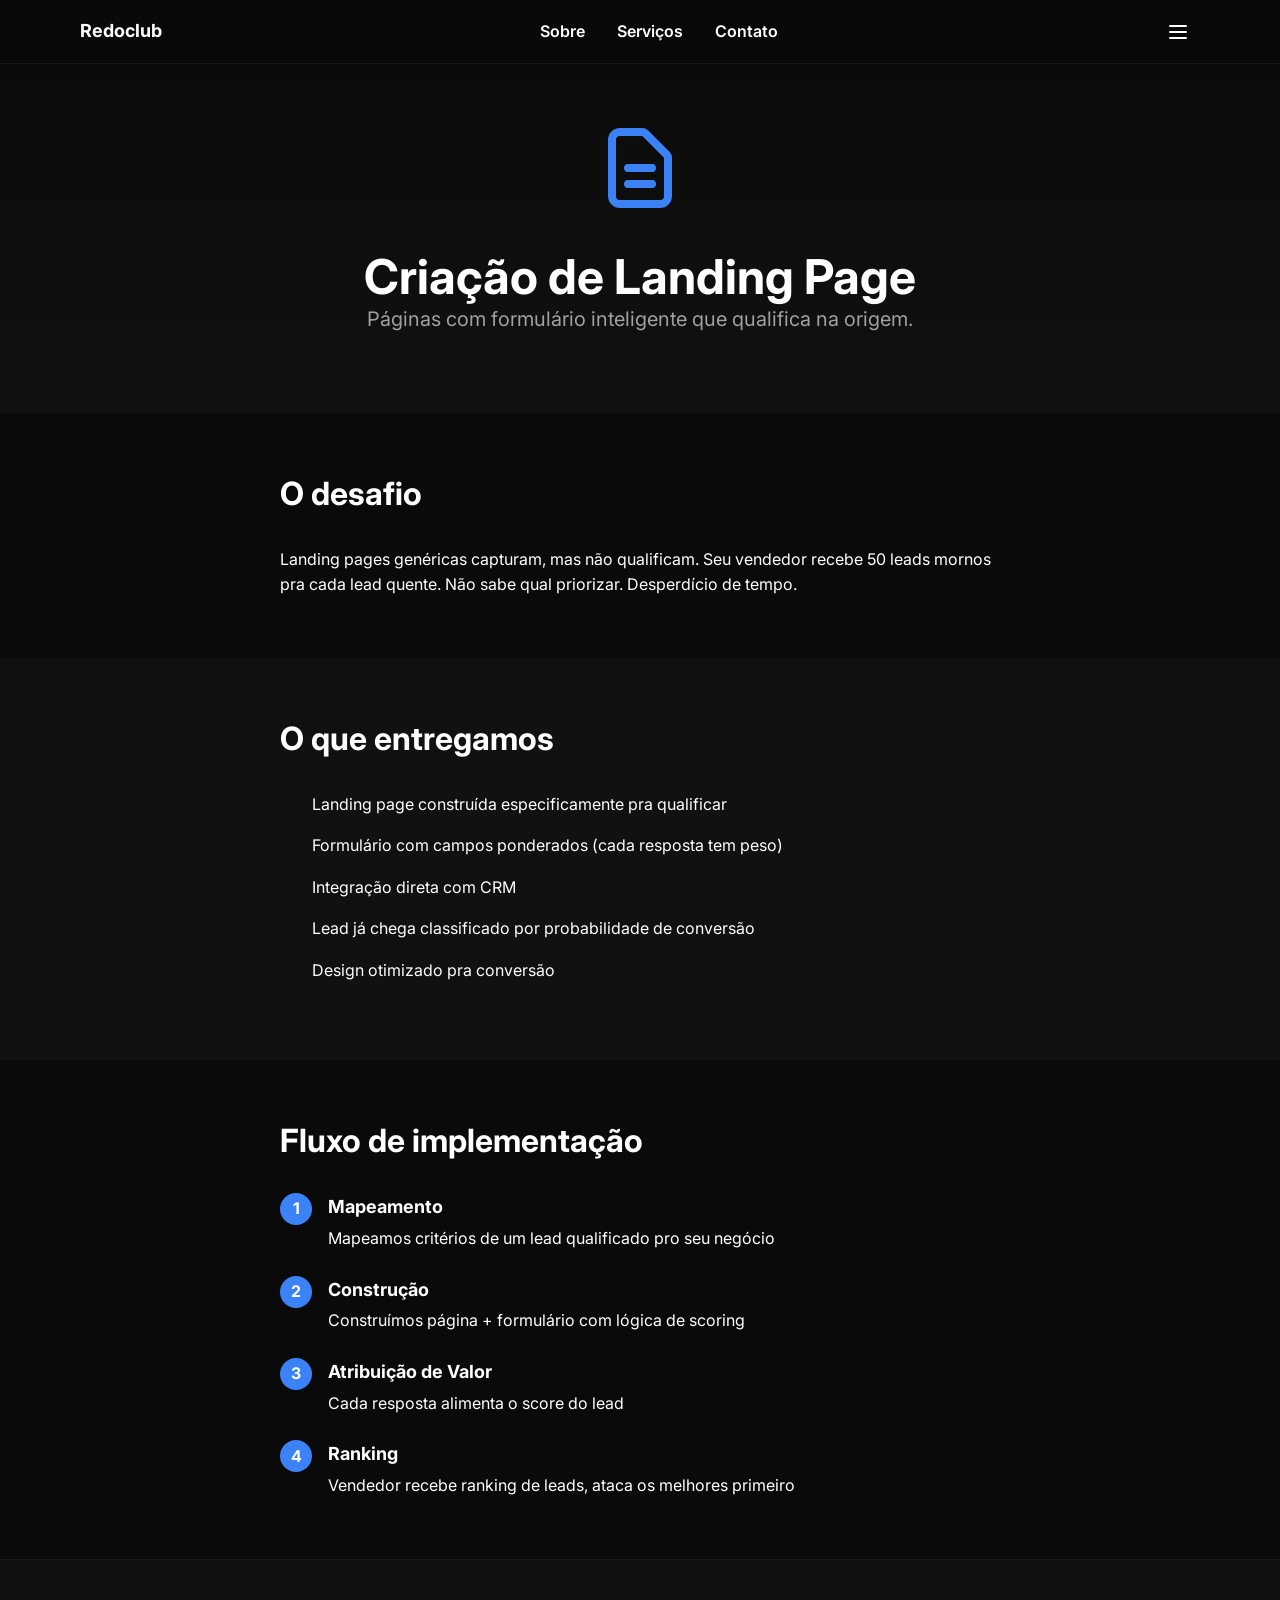
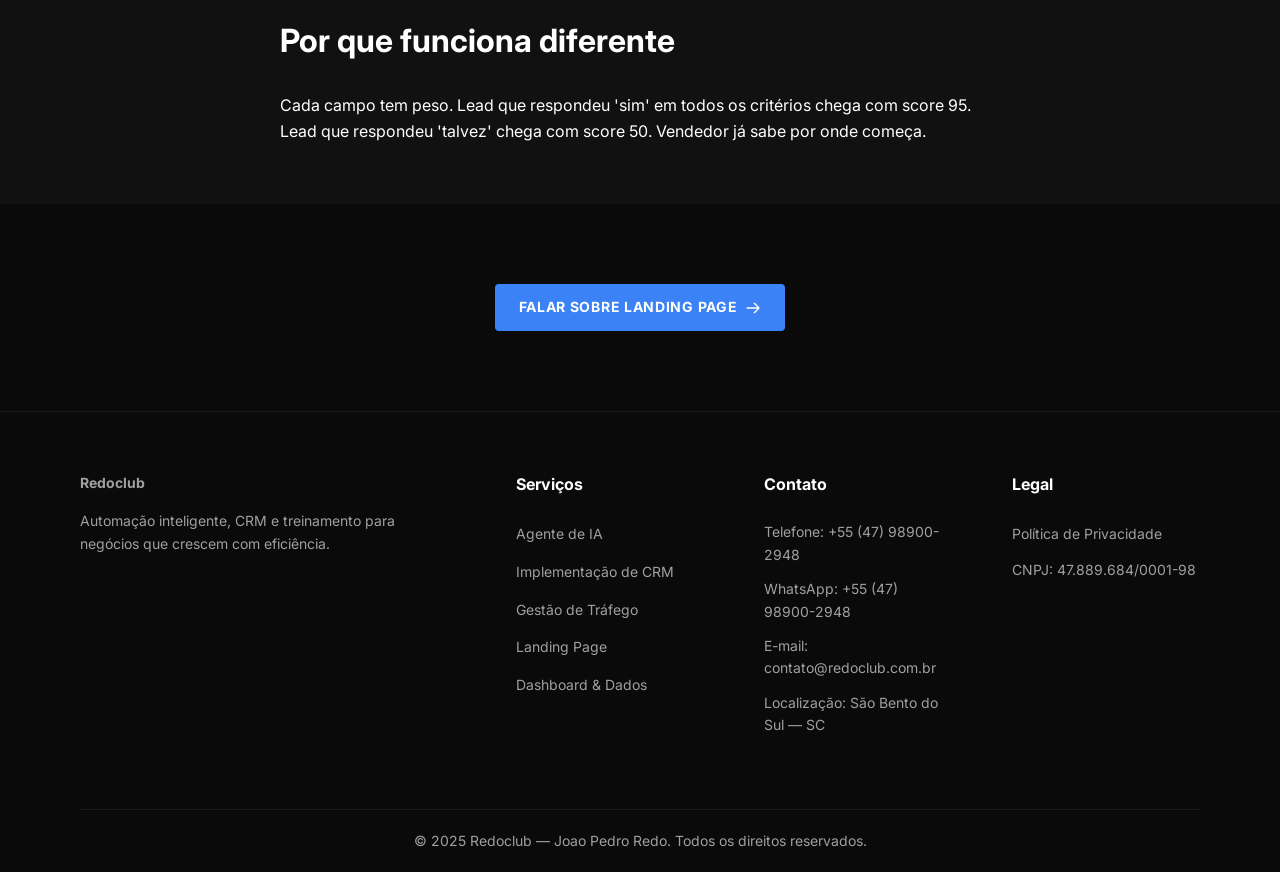
<file: servicos/landing-page/index.html>
<!DOCTYPE html>
<html lang="pt-BR">
<head>
  <meta charset="UTF-8">
  <meta name="viewport" content="width=device-width, initial-scale=1.0">
  <title>Landing Page - Redoclub | Infraestrutura de qualificação</title>
  <meta name="description" content="Landing page construída especificamente pra qualificar. Formulário inteligente integrado ao CRM.">
  <link rel="stylesheet" href="/styles.css">
</head>
<body>
  <header>
    <div class="container nav-container">
      <a href="/" class="logo" aria-label="Página inicial da Redoclub">Redoclub</a>
      <nav class="nav-desktop" aria-label="Navegação principal desktop">
        <a href="/#sobre" class="nav-link">Sobre</a>
        <div class="dropdown">
          <a href="/#servicos" class="nav-link" aria-haspopup="true">Serviços</a>
          <div class="dropdown-content" aria-label="Menu de serviços">
            <a href="/servicos/agente-de-ia/" class="dropdown-item">Agente de IA</a>
            <a href="/servicos/implementacao-de-crm/" class="dropdown-item">Implementação de CRM</a>
            <a href="/servicos/gestao-de-trafego/" class="dropdown-item">Gestão de Tráfego</a>
            <a href="/servicos/landing-page/" class="dropdown-item">Landing Page</a>
            <a href="/servicos/dashboard-dados/" class="dropdown-item">Dashboard & Dados</a>
          </div>
        </div>
        <a href="/contato/" class="nav-link">Contato</a>
      </nav>
      <button class="burger-menu" id="burger-btn" aria-label="Abrir menu mobile" aria-expanded="false" aria-controls="mobile-menu">
        <svg fill="none" stroke="currentColor" viewBox="0 0 24 24" width="24" height="24" aria-hidden="true"><path stroke-linecap="round" stroke-linejoin="round" stroke-width="2" d="M4 6h16M4 12h16M4 18h16"></path></svg>
      </button>
    </div>
  </header>

  <nav class="nav-mobile-overlay" id="mobile-menu" aria-label="Navegação principal mobile">
    <a href="/#sobre" class="nav-mobile-link">Sobre</a>
    <button class="nav-mobile-link" id="mobile-servicos-toggle" aria-expanded="false" style="background:none; border:none; width:100%; text-align:left; border-bottom: 1px solid rgba(255,255,255,0.05);">
      Serviços <span class="icon" aria-hidden="true">+</span>
    </button>
    <div class="mobile-submenu" id="mobile-submenu">
      <a href="/servicos/agente-de-ia/" class="nav-mobile-sublink">Agente de IA</a>
      <a href="/servicos/implementacao-de-crm/" class="nav-mobile-sublink">Implementação de CRM</a>
      <a href="/servicos/gestao-de-trafego/" class="nav-mobile-sublink">Gestão de Tráfego</a>
      <a href="/servicos/landing-page/" class="nav-mobile-sublink">Landing Page</a>
      <a href="/servicos/dashboard-dados/" class="nav-mobile-sublink">Dashboard & Dados</a>
    </div>
    <a href="/contato/" class="nav-mobile-link">Contato</a>
  </nav>

  <main>
    <section class="hero-service">
      <div class="container">
        <div class="hero-service-icon">
          <svg fill="none" stroke="currentColor" viewBox="0 0 24 24" width="48" height="48" aria-hidden="true"><path stroke-linecap="round" stroke-linejoin="round" stroke-width="2" d="M9 12h6m-6 4h6m2 5H7a2 2 0 01-2-2V5a2 2 0 012-2h5.586a1 1 0 01.707.293l5.414 5.414a1 1 0 01.293.707V19a2 2 0 01-2 2z"></path></svg>
        </div>
        <h1 class="hero-title">Criação de Landing Page</h1>
        <p class="subtitle" style="max-width: 600px; margin: 0 auto;">Páginas com formulário inteligente que qualifica na origem.</p>
      </div>
    </section>

    <section class="service-section">
      <div class="container" style="max-width: 800px;">
        <h2 class="section-title">O desafio</h2>
        <p class="body-text">Landing pages genéricas capturam, mas não qualificam. Seu vendedor recebe 50 leads mornos pra cada lead quente. Não sabe qual priorizar. Desperdício de tempo.</p>
      </div>
    </section>

    <section class="service-section highlight">
      <div class="container" style="max-width: 800px;">
        <h2 class="section-title">O que entregamos</h2>
        <ul class="service-list">
          <li>Landing page construída especificamente pra qualificar</li>
          <li>Formulário com campos ponderados (cada resposta tem peso)</li>
          <li>Integração direta com CRM</li>
          <li>Lead já chega classificado por probabilidade de conversão</li>
          <li>Design otimizado pra conversão</li>
        </ul>
      </div>
    </section>

    <section class="service-section">
      <div class="container" style="max-width: 800px;">
        <h2 class="section-title">Fluxo de implementação</h2>
        <div class="timeline">
          <div class="timeline-step">
            <div class="timeline-number">1</div>
            <div>
              <h3 class="card-title" style="margin-bottom: 4px;">Mapeamento</h3>
              <p class="body-text">Mapeamos critérios de um lead qualificado pro seu negócio</p>
            </div>
          </div>
          <div class="timeline-step">
            <div class="timeline-number">2</div>
            <div>
              <h3 class="card-title" style="margin-bottom: 4px;">Construção</h3>
              <p class="body-text">Construímos página + formulário com lógica de scoring</p>
            </div>
          </div>
          <div class="timeline-step">
            <div class="timeline-number">3</div>
            <div>
              <h3 class="card-title" style="margin-bottom: 4px;">Atribuição de Valor</h3>
              <p class="body-text">Cada resposta alimenta o score do lead</p>
            </div>
          </div>
          <div class="timeline-step">
            <div class="timeline-number">4</div>
            <div>
              <h3 class="card-title" style="margin-bottom: 4px;">Ranking</h3>
              <p class="body-text">Vendedor recebe ranking de leads, ataca os melhores primeiro</p>
            </div>
          </div>
        </div>
      </div>
    </section>

    <section class="service-section" style="background: var(--bg-card); border-top: 1px solid var(--border);">
      <div class="container" style="max-width: 800px;">
        <h2 class="section-title">Por que funciona diferente</h2>
        <p class="body-text">Cada campo tem peso. Lead que respondeu 'sim' em todos os critérios chega com score 95. Lead que respondeu 'talvez' chega com score 50. Vendedor já sabe por onde começa.</p>
      </div>
    </section>

    <section class="section-spacing" style="text-align: center;">
      <div class="container">
        <a href="/contato/?assunto=Landing%20Page" class="btn btn-primary">Falar sobre Landing Page <svg fill="none" stroke="currentColor" viewBox="0 0 24 24" width="16" height="16" aria-hidden="true" style="display:inline;"><path stroke-linecap="round" stroke-linejoin="round" stroke-width="2" d="M14 5l7 7m0 0l-7 7m7-7H3"></path></svg></a>
      </div>
    </section>
  </main>

  <footer>
    <div class="container footer-grid">
      <div class="footer-col" style="grid-column: span 1;">
        <a href="/" class="footer-logo">Redoclub</a>
        <p>Automação inteligente, CRM e treinamento para negócios que crescem com eficiência.</p>
      </div>
      
      <div class="footer-col">
        <h4>Serviços</h4>
        <ul>
          <li><a href="/servicos/agente-de-ia/">Agente de IA</a></li>
          <li><a href="/servicos/implementacao-de-crm/">Implementação de CRM</a></li>
          <li><a href="/servicos/gestao-de-trafego/">Gestão de Tráfego</a></li>
          <li><a href="/servicos/landing-page/">Landing Page</a></li>
          <li><a href="/servicos/dashboard-dados/">Dashboard & Dados</a></li>
        </ul>
      </div>
      
      <div class="footer-col">
        <h4>Contato</h4>
        <ul>
          <li><p>Telefone: +55 (47) 98900-2948</p></li>
          <li><p>WhatsApp: <a href="https://wa.me/5547989002948" target="_blank">+55 (47) 98900-2948</a></p></li>
          <li><p>E-mail: <a href="mailto:contato@redoclub.com.br">contato@redoclub.com.br</a></p></li>
          <li><p>Localização: São Bento do Sul &mdash; SC</p></li>
        </ul>
      </div>

      <div class="footer-col">
        <h4>Legal</h4>
        <ul>
          <li><a href="/privacidade/">Política de Privacidade</a></li>
          <li><p>CNPJ: 47.889.684/0001-98</p></li>
        </ul>
      </div>
    </div>
    <div class="container">
      <div class="footer-bottom">
        <p class="small-text">&copy; 2025 Redoclub &mdash; Joao Pedro Redo. Todos os direitos reservados.</p>
      </div>
    </div>
  </footer>
  <script src="/script.js"></script>
</body>
</html>
</file>
<file: styles.css>
@import url('https://fonts.googleapis.com/css2?family=Inter:wght@400;600;700&display=swap');

:root {
  --bg-primary: #0a0a0a;
  --bg-card: #111111;
  --text-primary: #ffffff;
  --text-secondary: #a0a0a0;
  --accent: #3B82F6;
  --accent-hover: #2563eb;
  --accent-active: #1d4ed8;
  --accent-visited: #9333ea;
  --border: #1a1a1a;
  --radius-card: 8px;
  --radius-input: 4px;
  --transition: 200ms ease;
}

*, *::before, *::after {
  box-sizing: border-box;
  margin: 0;
  padding: 0;
}

html {
  scroll-behavior: smooth;
  font-family: 'Inter', sans-serif;
  background: var(--bg-primary);
  color: var(--text-primary);
  font-size: 16px;
}

body {
  line-height: 1.6;
  -webkit-font-smoothing: antialiased;
  min-height: 100vh;
  display: flex;
  flex-direction: column;
}

main {
  flex: 1;
}

/* ── TYPOGRAPHY ── */
.hero-title {
  font-size: 48px;
  font-weight: 700;
  line-height: 1.2;
}

.section-title {
  font-size: 32px;
  font-weight: 700;
  line-height: 1.3;
}

.subtitle {
  font-size: 20px;
  font-weight: 400;
  color: var(--text-secondary);
  line-height: 1.4;
}

.card-title {
  font-size: 18px;
  font-weight: 700;
}

.body-text {
  font-size: 16px;
  font-weight: 400;
  line-height: 1.6;
}

.small-text {
  font-size: 14px;
  font-weight: 400;
  color: var(--text-secondary);
}

.text-accent {
  color: var(--accent);
}

/* ── LINKS ── */
a {
  color: var(--accent);
  text-decoration: none;
  transition: color var(--transition);
}

a:hover {
  color: var(--accent-hover);
  text-decoration: underline;
}

a:focus-visible {
  outline: 2px solid var(--accent);
  outline-offset: 2px;
  border-radius: 2px;
}

a:active {
  color: var(--accent-active);
}

a.visited-link:visited {
  color: var(--accent-visited);
}

/* ── LAYOUT & SPACING ── */
.container {
  width: 100%;
  max-width: 1200px;
  margin: 0 auto;
  padding: 0 40px; /* Desktop */
}

.section-spacing {
  padding: 80px 0; /* Desktop */
}

.gap-section {
  gap: 80px;
}

/* ── BUTTONS ── */
.btn {
  display: inline-flex;
  align-items: center;
  justify-content: center;
  gap: 8px;
  font-size: 14px;
  font-weight: 700;
  text-transform: uppercase;
  letter-spacing: 0.05em;
  padding: 12px 24px;
  border-radius: var(--radius-input);
  text-decoration: none;
  transition: all var(--transition);
  cursor: pointer;
  border: none;
  min-height: 44px; /* A11y touch target */
}

.btn:hover {
  text-decoration: none;
}

.btn:focus-visible {
  outline: 2px solid var(--accent);
  outline-offset: 2px;
}

.btn:disabled {
  cursor: not-allowed;
  opacity: 0.5;
}

.btn-primary {
  background: var(--accent);
  color: #fff;
}

.btn-primary:hover:not(:disabled) {
  background: var(--accent-hover);
  color: #fff;
}

.btn-primary:active:not(:disabled) {
  background: var(--accent-active);
}

.btn-primary:disabled {
  background: #444444;
  color: #888888;
}

.btn-secondary {
  background: transparent;
  border: 1px solid var(--accent);
  color: var(--accent);
}

.btn-secondary:hover:not(:disabled) {
  background: rgba(59, 130, 246, 0.1);
  border-color: var(--accent-hover);
  color: var(--accent-hover);
}

.btn-secondary:active:not(:disabled) {
  background: rgba(59, 130, 246, 0.2);
}

.btn-secondary:disabled {
  border-color: #666666;
  color: #666666;
}

.spinner {
  width: 16px;
  height: 16px;
  border: 2px solid rgba(255,255,255,0.3);
  border-radius: 50%;
  border-top-color: #fff;
  animation: spin 1s ease-in-out infinite;
  display: none;
}

@keyframes spin {
  to { transform: rotate(360deg); }
}

.btn.loading .spinner {
  display: block;
}

/* ── HEADER ── */
header {
  position: fixed;
  top: 0;
  width: 100%;
  z-index: 50;
  background: rgba(10, 10, 10, 0.85);
  backdrop-filter: blur(10px);
  border-bottom: 1px solid var(--border);
  height: 64px;
  transition: background-color 300ms, backdrop-filter 300ms;
}

header.scrolled {
  background: rgba(10, 10, 10, 0.98);
  backdrop-filter: none;
}

.nav-container {
  display: flex;
  align-items: center;
  justify-content: space-between;
  height: 100%;
}

.logo {
  font-size: 18px;
  font-weight: 700;
  color: var(--text-primary);
  text-decoration: none;
}

.logo:hover {
  text-decoration: none;
  color: var(--text-primary);
}

.nav-desktop {
  display: flex;
  gap: 32px;
  align-items: center;
}

.nav-link {
  color: var(--text-primary);
  font-size: 16px;
  font-weight: 600;
  text-decoration: none;
  position: relative;
  transition: color var(--transition);
}

.nav-link:hover {
  color: var(--accent);
  text-decoration: none;
}

/* Dropdown menu */
.dropdown {
  position: relative;
  display: inline-block;
}

.dropdown-content {
  display: none;
  position: absolute;
  top: 100%;
  left: 0;
  background: var(--bg-card);
  min-width: 240px;
  border: 1px solid var(--border);
  border-radius: var(--radius-card);
  box-shadow: 0 4px 12px rgba(0,0,0,0.5);
  z-index: 60;
  padding: 8px 0;
}

.dropdown:hover .dropdown-content,
.dropdown:focus-within .dropdown-content {
  display: block;
}

.dropdown-item {
  display: block;
  padding: 12px 20px;
  color: var(--text-primary);
  font-size: 14px;
  text-decoration: none;
}

.dropdown-item:hover, .dropdown-item:focus {
  background: var(--border);
  color: var(--text-primary);
  text-decoration: none;
}

.burger-menu {
  display: none;
  background: none;
  border: none;
  color: var(--text-primary);
  cursor: pointer;
  padding: 8px;
  min-height: 44px;
  min-width: 44px;
  display: flex;
  align-items: center;
  justify-content: center;
}

.burger-menu:focus-visible {
  outline: 2px solid var(--accent);
  outline-offset: 2px;
}

.nav-mobile-overlay {
  display: none;
  position: fixed;
  top: 64px;
  left: 0;
  right: 0;
  bottom: 0;
  background: var(--bg-primary);
  z-index: 40;
  padding: 20px;
  flex-direction: column;
  gap: 0;
  overflow-y: auto;
  border-top: 1px solid var(--border);
  transform: translateY(-10px);
  opacity: 0;
  transition: opacity 300ms, transform 300ms;
}

.nav-mobile-overlay.active {
  display: flex;
  opacity: 1;
  transform: translateY(0);
}

.nav-mobile-link {
  font-size: 18px;
  font-weight: 600;
  color: var(--text-primary);
  display: flex;
  align-items: center;
  justify-content: space-between;
  padding: 16px 0;
  text-decoration: none;
  border-bottom: 1px solid rgba(255,255,255,0.05);
}

.nav-mobile-link:hover {
  text-decoration: none;
}

.mobile-submenu {
  display: none;
  flex-direction: column;
  padding-left: 16px;
  border-bottom: 1px solid rgba(255,255,255,0.05);
}

.mobile-submenu.open {
  display: flex;
}

.nav-mobile-sublink {
  font-size: 16px;
  color: var(--text-secondary);
  display: block;
  padding: 16px 0;
  text-decoration: none;
}

/* ── CARDS ── */
.card {
  background: var(--bg-card);
  border: 1px solid var(--border);
  border-radius: var(--radius-card);
  padding: 32px;
  transition: all var(--transition);
  height: 100%;
  display: flex;
  flex-direction: column;
}

.card-interactive {
  cursor: pointer;
  text-decoration: none;
  color: inherit;
  display: flex;
  flex-direction: column;
}

.card-interactive:hover {
  text-decoration: none;
  color: inherit;
}

@media (hover: hover) {
  .card-interactive:hover {
    border-color: var(--accent);
    box-shadow: 0 0 20px rgba(59, 130, 246, 0.1);
    transform: translateY(-2px);
  }
}

.card-interactive:active {
  border-color: var(--accent);
  background: rgba(59, 130, 246, 0.05);
  transform: translateY(0);
}

.card-icon {
  color: var(--accent);
  margin-bottom: 24px;
}

.card-icon svg {
  width: 64px;
  height: 64px;
}

.card-icon-small svg {
  width: 32px;
  height: 32px;
  color: var(--accent);
  margin-bottom: 16px;
}

.card .card-title {
  margin-bottom: 12px;
}

.card .small-text {
  margin-bottom: 24px;
  flex: 1;
}

/* ── HERO ── */
.hero {
  min-height: 100vh;
  display: flex;
  align-items: center;
  justify-content: center;
  text-align: center;
  background: linear-gradient(180deg, var(--bg-primary) 0%, #1a1a1a 100%);
  padding-top: 64px; /* offset header */
}

.hero-content {
  max-width: 800px;
}

.hero-content .hero-title {
  margin-bottom: 24px;
}

.hero-content .subtitle {
  margin-bottom: 40px;
}

.hero-service {
  padding-top: 120px;
  padding-bottom: 80px;
  text-align: center;
  background: linear-gradient(180deg, var(--bg-primary) 0%, #111111 100%);
}

.hero-service-icon {
  margin-bottom: 24px;
  color: var(--accent);
}

.hero-service-icon svg {
  width: 96px;
  height: 96px;
}

/* ── GRIDS ── */
.grid-services {
  display: grid;
  grid-template-columns: repeat(2, 1fr);
  gap: 32px;
  margin-top: 48px;
}

.grid-differentials {
  display: grid;
  grid-template-columns: repeat(3, 1fr);
  gap: 32px;
  margin-top: 48px;
}

/* ── SERVICE PAGE SECTIONS ── */
.service-section {
  padding: 60px 0;
}

.service-section.highlight {
  background: var(--bg-card);
}

.service-section .section-title {
  margin-bottom: 32px;
}

.service-list {
  list-style: none;
}

.service-list li {
  position: relative;
  padding-left: 32px;
  margin-bottom: 16px;
  font-size: 16px;
  line-height: 1.6;
}

.service-list li::before {
  content: '';
  position: absolute;
  left: 0;
  top: 4px;
  width: 20px;
  height: 20px;
  background-image: url("data:image/svg+xml,%3Csvg xmlns='http://www.w3.org/200.svg' viewBox='0 0 24 24' fill='none' stroke='%233B82F6' stroke-width='2' stroke-linecap='round' stroke-linejoin='round'%3E%3Cpolyline points='20 6 9 17 4 12'%3E%3C/polyline%3E%3C/svg%3E");
  background-size: contain;
  background-repeat: no-repeat;
}

.timeline {
  display: flex;
  flex-direction: column;
  gap: 24px;
}

.timeline-step {
  display: flex;
  gap: 16px;
  align-items: flex-start;
}

.timeline-number {
  background: var(--accent);
  color: #fff;
  width: 32px;
  height: 32px;
  border-radius: 50%;
  display: flex;
  align-items: center;
  justify-content: center;
  font-weight: bold;
  flex-shrink: 0;
}

/* ── FOOTER ── */
footer {
  background: var(--bg-primary);
  border-top: 1px solid var(--border);
  padding: 60px 0 20px;
}

.footer-grid {
  display: grid;
  grid-template-columns: 2fr 1fr 1fr 1fr;
  gap: 60px;
  margin-bottom: 60px;
}

.footer-logo {
  font-size: 18px;
  font-weight: 700;
  color: var(--text-primary);
  margin-bottom: 16px;
  display: block;
  text-decoration: none;
}

.footer-logo:hover {
  text-decoration: none;
  color: var(--text-primary);
}

.footer-col h4 {
  font-size: 16px;
  font-weight: 700;
  margin-bottom: 24px;
  color: var(--text-primary);
}

.footer-col ul {
  list-style: none;
}

.footer-col ul li {
  margin-bottom: 12px;
}

.footer-col a {
  color: var(--text-secondary);
  font-size: 14px;
  text-decoration: none;
}

.footer-col a:hover {
  color: var(--accent);
  text-decoration: underline;
}

.footer-col p {
  color: var(--text-secondary);
  font-size: 14px;
  margin-bottom: 8px;
}

.footer-bottom {
  text-align: center;
  padding-top: 20px;
  border-top: 1px solid var(--border);
}

/* ── FORMS ── */
.form-group {
  margin-bottom: 24px;
  display: flex;
  flex-direction: column;
}

.form-group label {
  margin-bottom: 8px;
  font-size: 14px;
  font-weight: 600;
  color: var(--text-secondary);
}

.form-control {
  width: 100%;
  background: var(--bg-card);
  border: 1px solid var(--border);
  border-radius: var(--radius-input);
  padding: 12px 16px;
  color: var(--text-primary);
  font-family: inherit;
  font-size: 16px;
  transition: all var(--transition);
  min-height: 44px;
}

.form-control::placeholder {
  color: #666666;
}

.form-control:hover:not(:disabled) {
  border-color: var(--accent);
}

.form-control:focus {
  outline: none;
  border: 2px solid var(--accent);
  box-shadow: 0 0 0 4px rgba(59, 130, 246, 0.1);
  padding: 11px 15px; /* Offset border width */
}

.form-control.filled {
  border-color: var(--accent);
}

.form-control.error {
  border: 2px solid #ef4444;
  padding: 11px 15px;
}

.form-control:disabled {
  background: var(--bg-primary);
  border-color: #333333;
  color: #666666;
  cursor: not-allowed;
}

.error-message {
  color: #ef4444;
  font-size: 12px;
  margin-top: 4px;
  display: none;
}

.form-control.error + .error-message {
  display: block;
}

textarea.form-control {
  resize: vertical;
  min-height: 140px;
}

.select-wrapper {
  position: relative;
}

.select-wrapper::after {
  content: '';
  position: absolute;
  right: 16px;
  top: 50%;
  transform: translateY(-50%);
  width: 20px;
  height: 20px;
  background-image: url("data:image/svg+xml,%3Csvg xmlns='http://www.w3.org/2000/svg' viewBox='0 0 24 24' fill='none' stroke='%233B82F6' stroke-width='2' stroke-linecap='round' stroke-linejoin='round'%3E%3Cpolyline points='6 9 12 15 18 9'%3E%3C/polyline%3E%3C/svg%3E");
  background-size: contain;
  background-repeat: no-repeat;
  pointer-events: none;
}

select.form-control {
  appearance: none;
  padding-right: 48px;
}

select.form-control option {
  background: var(--bg-card);
  color: var(--text-primary);
}

/* ── COOKIE BANNER ── */
.cookie-banner {
  position: fixed;
  bottom: 0;
  left: 0;
  width: 100%;
  background: var(--bg-card);
  border-top: 1px solid var(--border);
  padding: 20px 0;
  z-index: 100;
  opacity: 0;
  visibility: hidden;
  transition: opacity var(--transition);
}

.cookie-banner.show {
  opacity: 1;
  visibility: visible;
}

.cookie-content {
  display: flex;
  align-items: center;
  justify-content: space-between;
  gap: 24px;
}

.cookie-text {
  display: flex;
  align-items: center;
  gap: 16px;
  font-size: 14px;
}

.cookie-actions {
  display: flex;
  gap: 12px;
  flex-shrink: 0;
}

/* ── RESPONSIVE ── */
@media (max-width: 1024px) {
  .container {
    padding: 0 30px;
  }
  .section-spacing {
    padding: 60px 0;
  }
  .footer-grid {
    grid-template-columns: repeat(2, 1fr);
    gap: 40px;
    padding: 50px 0 20px;
  }
  .grid-services {
    grid-template-columns: 1fr;
    gap: 24px;
  }
  .grid-differentials {
    grid-template-columns: 1fr;
    gap: 24px;
  }
}

@media (max-width: 640px) {
  .container {
    padding: 0 20px;
  }
  .section-spacing {
    padding: 48px 0;
  }
  .nav-desktop {
    display: none;
  }
  .burger-menu {
    display: flex;
  }
  .hero-title {
    font-size: 36px;
  }
  .section-title {
    font-size: 28px;
  }
  .grid-services, .grid-differentials {
    gap: 20px;
  }
  .footer-grid {
    grid-template-columns: 1fr;
    gap: 24px;
    padding: 40px 0 20px;
  }
  .cookie-content {
    flex-direction: column;
    align-items: flex-start;
  }
  .cookie-actions {
    width: 100%;
    flex-direction: column;
  }
  .cookie-actions .btn {
    width: 100%;
  }
}
</file>
